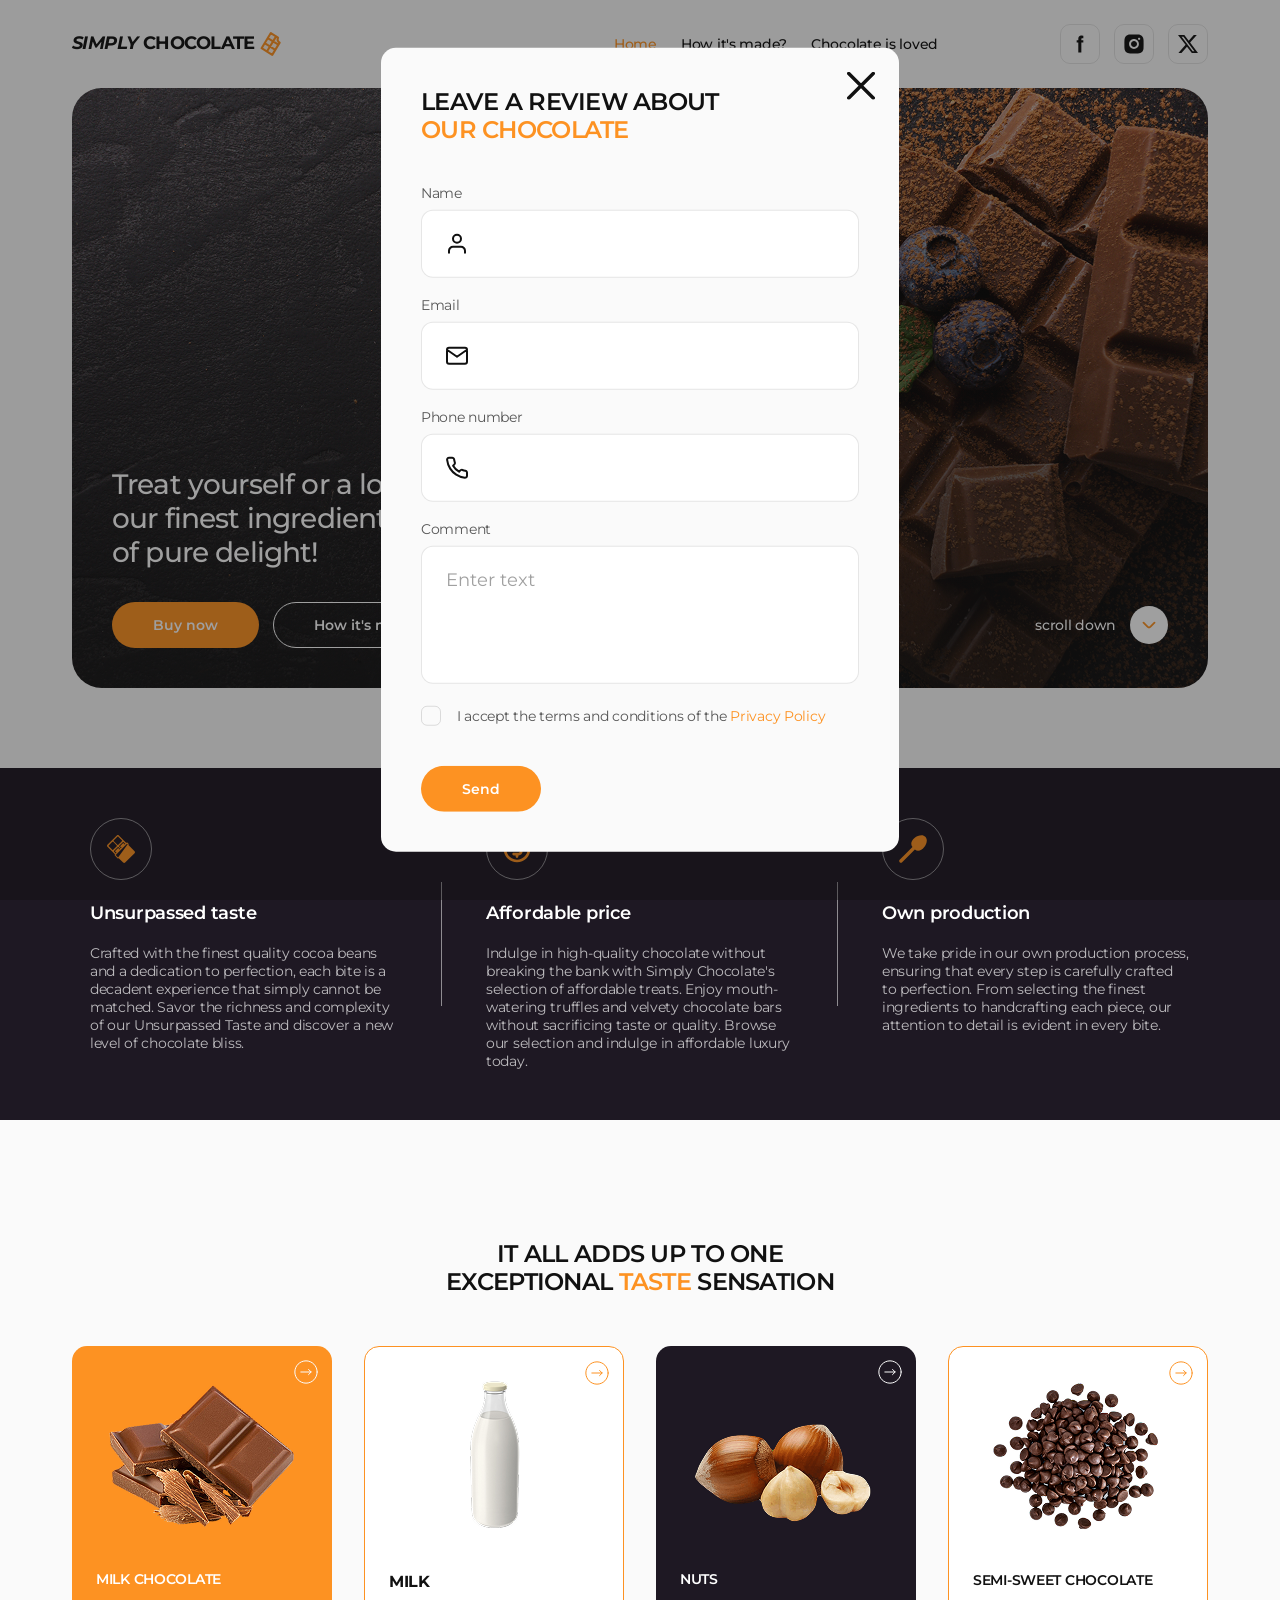
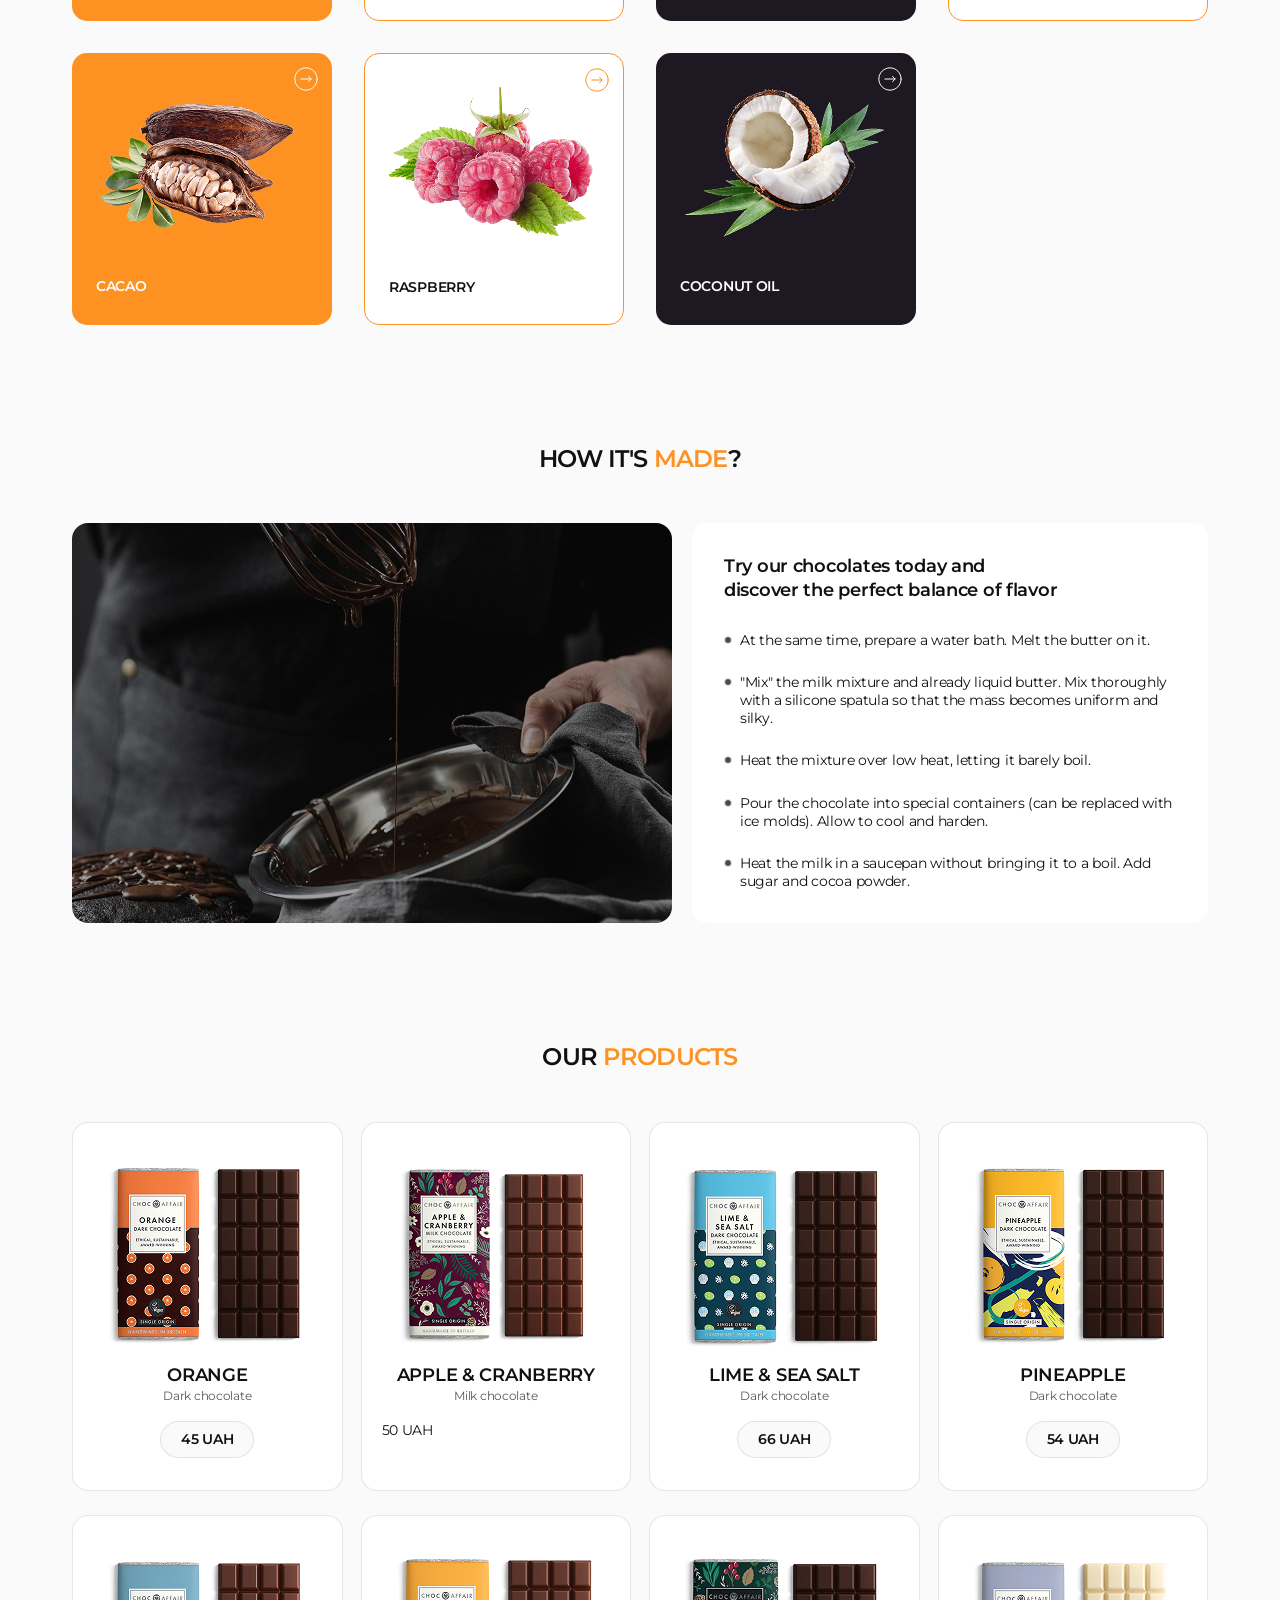
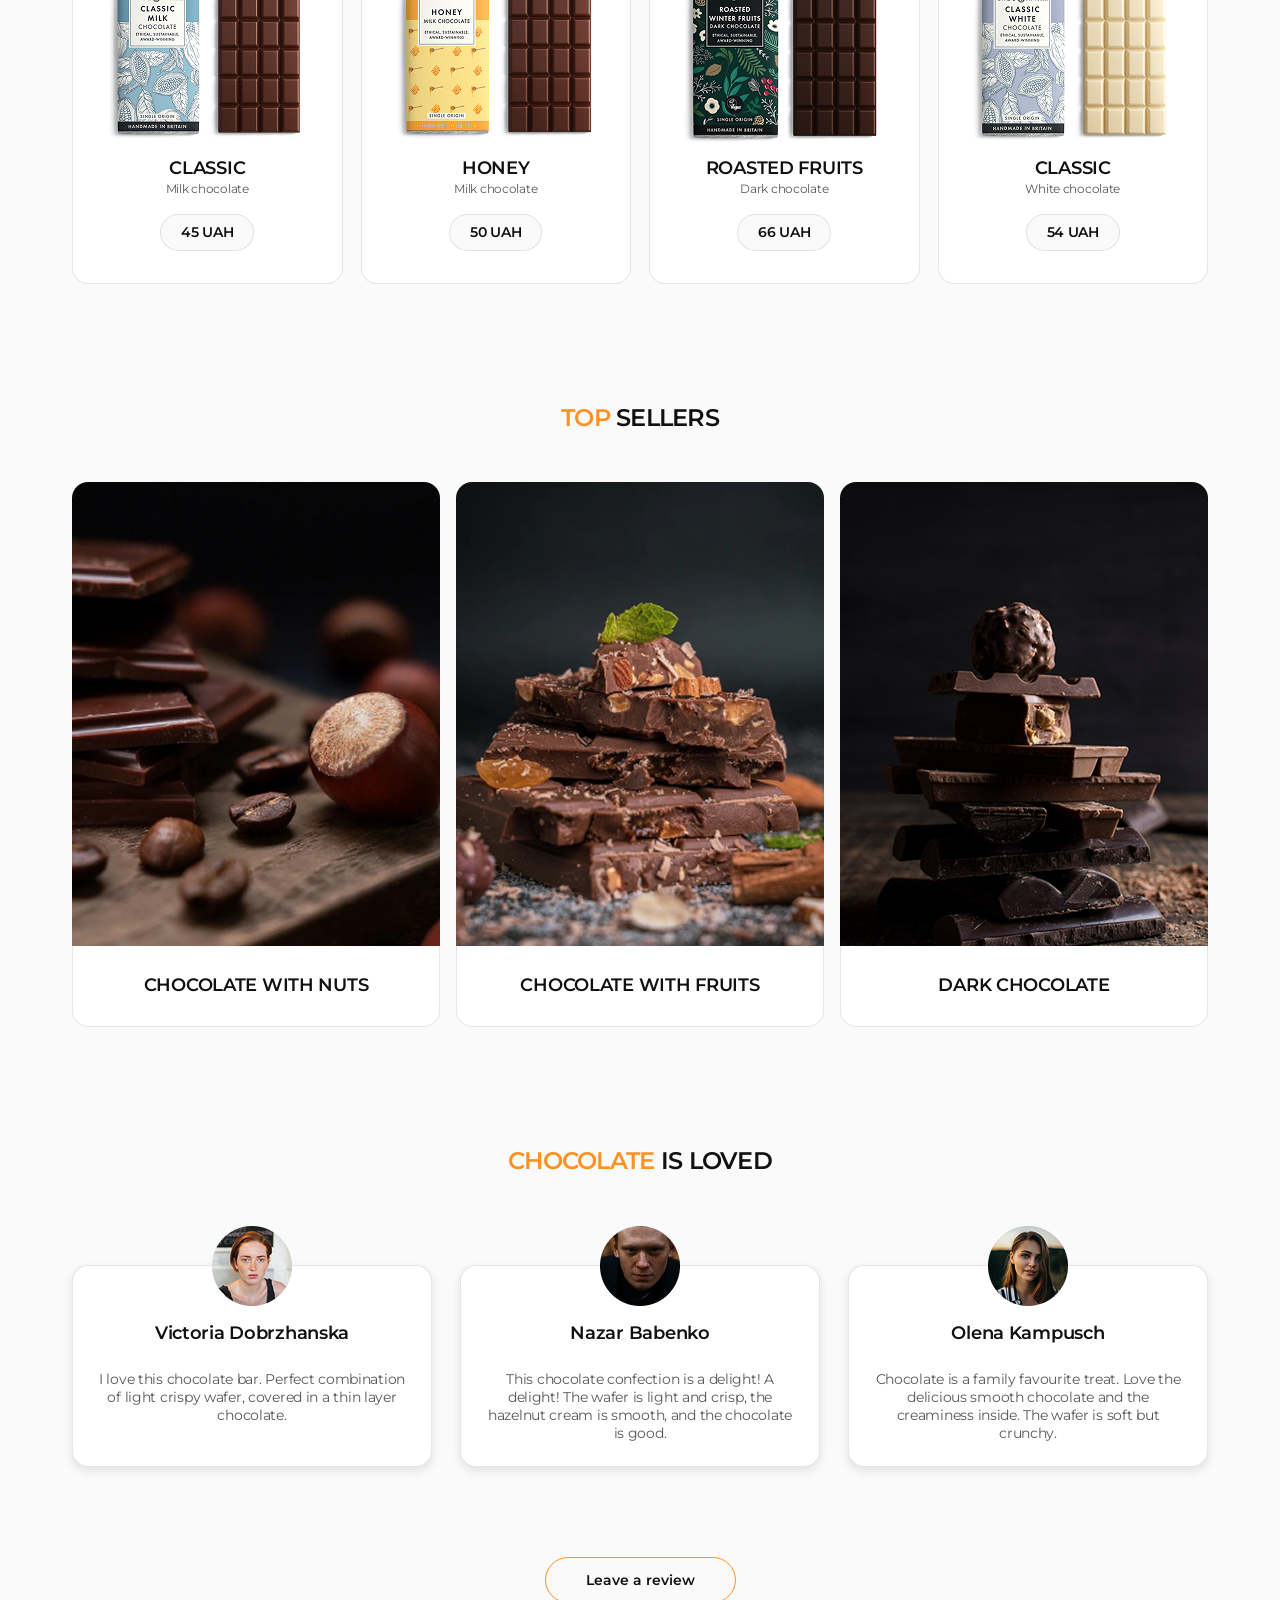
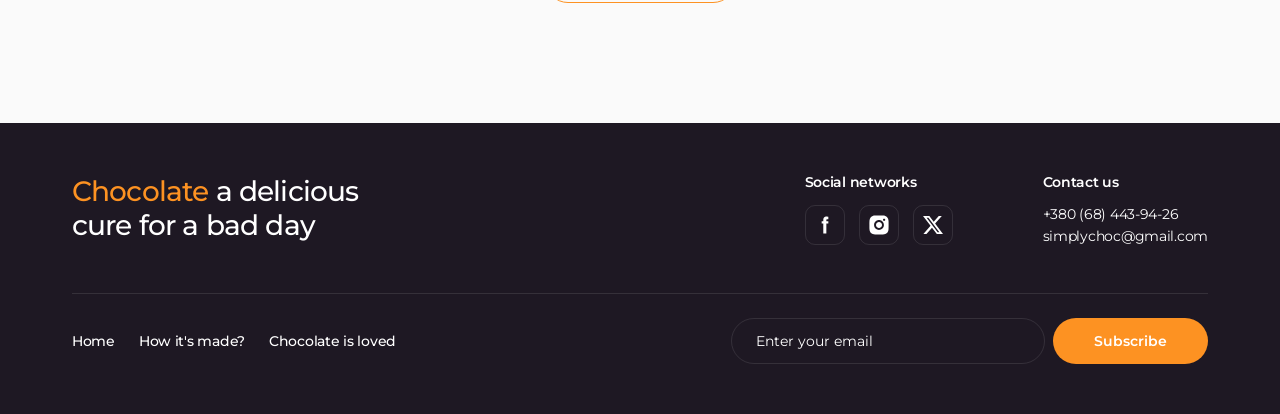
<file: index.html>
<!doctype html>
<html lang="en">
  <head>
    <meta charset="UTF-8" />
    <meta name="viewport" content="width=device-width, initial-scale=1.0" />
    <meta
      name="description"
      content="Simply Chocolate offers high-quality, handmade chocolate bars with unique flavors like Orange, Sea Salt, and Roasted Nuts. Pure ingredients for a moment of pure delight. Shop our bestsellers online."
    />
    <meta
      name="keywords"
      content="simply chocolate, artisan chocolate, buy chocolate online, dark chocolate bars, milk chocolate, organic sweets, handmade confectionery, chocolate gift sets, gourmet chocolate, cocoa products"
    />

    <title>Simply Chocolate</title>
    <link
      rel="shortcut icon"
      href="./images/icons/logo.svg"
      type="image/xml+svg"
    />
    <!-- Fonts-->
    <link rel="preconnect" href="https://fonts.googleapis.com" />
    <link rel="preconnect" href="https://fonts.gstatic.com" crossorigin />
    <link
      href="https://fonts.googleapis.com/css2?family=Montserrat:ital,wght@0,100..900;1,100..900&family=Roboto:ital,wght@0,100..900;1,100..900&display=swap"
      rel="stylesheet"
    />
    <!-- Normalize styles-->
    <link
      rel="stylesheet"
      href="https://cdnjs.cloudflare.com/ajax/libs/modern-normalize/3.0.1/modern-normalize.min.css"
    />
    <!-- Custom styles-->
    <link rel="stylesheet" href="./css/main.css" />
  </head>
  <body>
    <!-- Header -->
    <header class="header" id="home">
      <div class="container">
        <a class="logo" href="./index.html"
          ><i>SIMPLY</i>CHOCOLATE
          <svg class="logo-icon" width="24" height="24">
            <use href="./images/icons.svg#logo"></use>
          </svg>
        </a>
        <nav class="main-nav">
          <ul class="main-nav-list">
            <li class="main-nav-item">
              <a class="main-nav-link current" href="#home">Home</a>
            </li>
            <li class="main-nav-item">
              <a class="main-nav-link" href="#made">How it&#39;s made?</a>
            </li>
            <li class="main-nav-item">
              <a class="main-nav-link" href="#reviews">Chocolate is loved</a>
            </li>
          </ul>
        </nav>
        <ul class="socials">
          <li class="socials-item">
            <a
              class="socials-link"
              href="https://facebook.com"
              target="_blank"
              rel="noopener noreferrer"
            >
              <svg class="socials-icon" width="24" height="24">
                <use href="./images/icons.svg#facebook"></use>
              </svg>
            </a>
          </li>
          <li class="socials-item">
            <a
              class="socials-link"
              href="https://instagram.com"
              target="_blank"
              rel="noopener noreferrer"
            >
              <svg class="socials-icon" width="24" height="24">
                <use href="./images/icons.svg#instagram"></use>
              </svg>
            </a>
          </li>
          <li class="socials-item">
            <a
              class="socials-link"
              href="https://twitter.com"
              target="_blank"
              rel="noopener noreferrer"
            >
              <svg class="socials-icon" width="24" height="24">
                <use href="./images/icons.svg#twitter"></use></svg
            ></a>
          </li>
        </ul>
      </div>
    </header>
    <main>
      <!-- Hero section -->
      <section class="hero" id="hero">
        <div class="container">
          <div class="hero-wrapper">
            <h1 class="hero-title">
              Treat yourself or a loved one to our&nbsp;finest ingredients for a
              moment of pure delight!
            </h1>
            <div class="hero-controls">
              <button class="btn btn-filled" type="button">Buy now</button>
              <button class="btn btn-outline primary" type="button">
                How it&#39;s made
              </button>
              <a
                class="hero-link"
                href="#benefits"
                target="_blank"
                rel="noopener noreferrer"
                >scroll down
                <span class="hero-link-circle">
                  <svg class="hero-link-icon" width="22" height="22">
                    <use href="./images/icons.svg#arrow-down"></use>
                  </svg> </span
              ></a>
            </div>
          </div>
        </div>
      </section>
      <!-- Benefits section -->
      <section class="benefits" id="benefits">
        <div class="container">
          <h2 class="sr-only">Our benefits</h2>
          <ul class="benefits-list">
            <li class="benefits-item">
              <div class="benefits-wrapper">
                <svg class="benefits-icon" width="32" height="32">
                  <use href="./images/icons.svg#chocolate"></use>
                </svg>
              </div>
              <h3 class="benefits-subtitle">Unsurpassed taste</h3>
              <p class="benefits-description">
                Crafted with the finest quality cocoa beans and a dedication to
                perfection, each bite is a decadent experience that simply
                cannot be matched. Savor the richness and complexity of our
                Unsurpassed Taste and discover a new level of chocolate bliss.
              </p>
            </li>
            <li class="benefits-item">
              <div class="benefits-wrapper">
                <svg class="benefits-icon" width="32" height="32">
                  <use href="./images/icons.svg#coin"></use>
                </svg>
              </div>
              <h3 class="benefits-subtitle">Affordable price</h3>
              <p class="benefits-description">
                Indulge in high-quality chocolate without breaking the bank with
                Simply Chocolate's selection of affordable treats. Enjoy
                mouth-watering truffles and velvety chocolate bars without
                sacrificing taste or quality. Browse our selection and indulge
                in affordable luxury today.
              </p>
            </li>
            <li class="benefits-item">
              <div class="benefits-wrapper">
                <svg class="benefits-icon" width="32" height="32">
                  <use href="./images/icons.svg#spoon"></use>
                </svg>
              </div>
              <h3 class="benefits-subtitle">Own production</h3>
              <p class="benefits-description">
                We take pride in our own production process, ensuring that every
                step is carefully crafted to perfection. From selecting the
                finest ingredients to handcrafting each piece, our attention to
                detail is evident in every bite.
              </p>
            </li>
          </ul>
        </div>
      </section>
      <!-- Ingredients section -->
      <section class="ingredients section" id="ingredients">
        <div class="container">
          <h2 class="ingredients-title section-title">
            It all adds up to one exceptional
            <span class="accent">taste</span> sensation
          </h2>
          <ul class="ingredients-list">
            <li class="ingredients-item">
              <button class="ingredients-btn" type="button">
                <svg class="ingredients-icon" width="24" height="24">
                  <use href="./images/icons.svg#arrow"></use>
                </svg>
              </button>
              <img
                class="ingredients-illustration"
                src="./images/ingredients/img-1.png"
                alt="Milk chocolate"
                width="212"
                height="160"
              />
              <h3 class="ingredients-caption">MILK CHOCOLATE</h3>
            </li>
            <li class="ingredients-item">
              <button class="ingredients-btn" type="button">
                <svg class="ingredients-icon" width="24" height="24">
                  <use href="./images/icons.svg#arrow"></use>
                </svg>
              </button>
              <img
                class="ingredients-illustration"
                src="./images/ingredients/img-2.png"
                alt="Milk"
                width="212"
                height="160"
              />
              <h3>MILK</h3>
            </li>
            <li class="ingredients-item">
              <button class="ingredients-btn" type="button">
                <svg class="ingredients-icon" width="24" height="24">
                  <use href="./images/icons.svg#arrow"></use>
                </svg>
              </button>
              <img
                class="ingredients-illustration"
                src="./images/ingredients/img-3.png"
                alt="Nuts"
                width="212"
                height="160"
              />
              <h3 class="ingredients-caption">NUTS</h3>
            </li>
            <li class="ingredients-item">
              <button class="ingredients-btn" type="button">
                <svg class="ingredients-icon" width="24" height="24">
                  <use href="./images/icons.svg#arrow"></use>
                </svg>
              </button>
              <img
                class="ingredients-illustration"
                src="./images/ingredients/img-4.png"
                alt="Semi-sweet chocolate"
                width="212"
                height="160"
              />
              <h3 class="ingredients-caption">SEMI-SWEET CHOCOLATE</h3>
            </li>
            <li class="ingredients-item">
              <button class="ingredients-btn" type="button">
                <svg class="ingredients-icon" width="24" height="24">
                  <use href="./images/icons.svg#arrow"></use>
                </svg>
              </button>
              <img
                class="ingredients-illustration"
                src="./images/ingredients/img-5.png"
                alt="Cacao"
                width="212"
                height="160"
              />
              <h3 class="ingredients-caption">CACAO</h3>
            </li>
            <li class="ingredients-item">
              <button class="ingredients-btn" type="button">
                <svg class="ingredients-icon" width="24" height="24">
                  <use href="./images/icons.svg#arrow"></use>
                </svg>
              </button>
              <img
                class="ingredients-illustration"
                src="./images/ingredients/img-6.png"
                alt="Raspberry"
                width="212"
                height="160"
              />
              <h3 class="ingredients-caption">RASPBERRY</h3>
            </li>
            <li class="ingredients-item">
              <button class="ingredients-btn" type="button">
                <svg class="ingredients-icon" width="24" height="24">
                  <use href="./images/icons.svg#arrow"></use>
                </svg>
              </button>
              <img
                class="ingredients-illustration"
                src="./images/ingredients/img-7.png"
                alt="Coconut oil"
                width="212"
                height="160"
              />
              <h3 class="ingredients-caption">COCONUT OIL</h3>
            </li>
          </ul>
        </div>
      </section>
      <!-- Made section -->
      <section class="made section" id="made">
        <div class="container">
          <h2 class="made-title section-title">
            How it&#39;s <span class="accent">made</span>?
          </h2>
          <div class="made-wrapper">
            <div class="made-left-side">
              <img
                class="made-illustration"
                src="./images/made/image.jpg"
                alt="A close-up of melted dark chocolate dripping from a wire whisk into a metal bowl, with a finished chocolate cake in the background."
                width="600"
                height="400"
              />
            </div>
            <div class="made-right-side">
              <h3 class="made-caption">
                Try our chocolates today and discover&nbsp;the perfect balance
                of flavor
              </h3>
              <ol class="made-list">
                <li class="made-item">
                  At the same time, prepare a water bath. Melt the butter on it.
                </li>
                <li class="made-item">
                  "Mix" the milk mixture and already liquid butter. Mix
                  thoroughly with a silicone spatula so that the mass becomes
                  uniform and silky.
                </li>
                <li class="made-item">
                  Heat the mixture over low heat, letting it barely boil.
                </li>
                <li class="made-item">
                  Pour the chocolate into special containers (can be replaced
                  with ice molds). Allow to cool and harden.
                </li>
                <li class="made-item">
                  Heat the milk in a saucepan without bringing it to a boil. Add
                  sugar and cocoa powder.
                </li>
              </ol>
            </div>
          </div>
        </div>
      </section>
      <!-- Products section -->
      <section class="products section" id="products">
        <div class="container">
          <h2 class="products-title section-title">
            Our <span class="accent">products</span>
          </h2>
          <ul class="products-list">
            <li class="products-item">
              <img
                class="products-pic"
                src="./images/products/img-1.jpg"
                alt="Orange - Dark chocolate"
                width="230"
                height="201"
              />
              <h3 class="products-name">Orange</h3>
              <p class="products-type">Dark chocolate</p>
              <p class="products-price">45 UAH</p>
            </li>
            <li class="products-item">
              <img
                class="products-pic"
                src="./images/products/img-2.jpg"
                alt="Apple & Cranberry - Milk chocolate"
                width="230"
                height="201"
              />
              <h3 class="products-name">Apple & Cranberry</h3>
              <p class="products-type">Milk chocolate</p>
              <p>50 UAH</p>
            </li>
            <li class="products-item">
              <img
                class="products-pic"
                src="./images/products/img-3.jpg"
                alt="Lime & Sea Salt - Dark chocolate"
                width="230"
                height="201"
              />
              <h3 class="products-name">Lime & Sea Salt</h3>
              <p class="products-type">Dark chocolate</p>
              <p class="products-price">66 UAH</p>
            </li>
            <li class="products-item">
              <img
                class="products-pic"
                src="./images/products/img-4.jpg"
                alt="Pineapple - Dark chocolate"
                width="230"
                height="201"
              />
              <h3 class="products-name">Pineapple</h3>
              <p class="products-type">Dark chocolate</p>
              <p class="products-price">54 UAH</p>
            </li>
            <li class="products-item">
              <img
                class="products-pic"
                src="./images/products/img-5.jpg"
                alt="Classic - Milk chocolate"
                width="230"
                height="201"
              />
              <h3 class="products-name">Classic</h3>
              <p class="products-type">Milk chocolate</p>
              <p class="products-price">45 UAH</p>
            </li>
            <li class="products-item">
              <img
                class="products-pic"
                src="./images/products/img-6.jpg"
                alt="Honey - Milk chocolate"
                width="230"
                height="201"
              />
              <h3 class="products-name">Honey</h3>
              <p class="products-type">Milk chocolate</p>
              <p class="products-price">50 UAH</p>
            </li>
            <li class="products-item">
              <img
                class="products-pic"
                src="./images/products/img-7.jpg"
                alt="Roasted Fruits - Dark chocolate"
                width="230"
                height="201"
              />
              <h3 class="products-name">Roasted Fruits</h3>
              <p class="products-type">Dark chocolate</p>
              <p class="products-price">66 UAH</p>
            </li>
            <li class="products-item">
              <img
                class="products-pic"
                src="./images/products/img-8.jpg"
                alt="Classic - White chocolate"
                width="230"
                height="201"
              />
              <h3 class="products-name">Classic</h3>
              <p class="products-type">White chocolate</p>
              <p class="products-price">54 UAH</p>
            </li>
          </ul>
        </div>
      </section>
      <!-- Best Sellers section -->
      <section class="bestsellers section" id="bestsellers">
        <div class="container">
          <h2 class="bestsellers-title section-title">
            <span class="accent">Top</span> sellers
          </h2>
          <ul class="bestsellers-list">
            <li class="bestsellers-item">
              <div class="bestsellers-thumb">
                <img
                  class="bestsellers-illustration"
                  src="./images/bestsellers/ill-1.jpg"
                  alt="Chocolate with nuts"
                  width="368"
                  height="464"
                />
                <p class="overlay">
                  Chocolate with fruit is an unbeatable combination of two of
                  the tastiest things in the world. This dessert combines
                  delicate and aromatic chocolate with fresh and juicy fruits,
                  creating a true poetry of taste.
                </p>
              </div>
              <h3 class="bestsellers-caption">CHOCOLATE WITH NUTS</h3>
            </li>
            <li class="bestsellers-item">
              <div class="bestsellers-thumb">
                <img
                  class="bestsellers-illustration"
                  src="./images/bestsellers/ill-2.jpg"
                  alt="Chocolate with fruits"
                  width="368"
                  height="464"
                />
                <p class="overlay">
                  Chocolate with fruit is an unbeatable combination of two of
                  the tastiest things in the world. This dessert combines
                  delicate and aromatic chocolate with fresh and juicy fruits,
                  creating a true poetry of taste.
                </p>
              </div>
              <h3 class="bestsellers-caption">CHOCOLATE WITH FRUITS</h3>
            </li>
            <li class="bestsellers-item">
              <div class="bestsellers-thumb">
                <img
                  class="bestsellers-illustration"
                  src="./images/bestsellers/ill-3.jpg"
                  alt="Dark chocolate"
                  width="368"
                  height="464"
                />
                <p class="overlay">
                  Chocolate with fruit is an unbeatable combination of two of
                  the tastiest things in the world. This dessert combines
                  delicate and aromatic chocolate with fresh and juicy fruits,
                  creating a true poetry of taste.
                </p>
              </div>
              <h3 class="bestsellers-caption">DARK CHOCOLATE</h3>
            </li>
          </ul>
        </div>
      </section>
      <!-- Reviews section -->
      <section class="reviews section" id="reviews">
        <div class="container">
          <h2 class="reviews-title section-title">
            <span class="accent">Chocolate</span> is loved
          </h2>
          <ul class="reviews-list">
            <li class="reviews-item">
              <img
                class="reviews-avatar"
                src="./images/review/img-1.png"
                alt="Victoria Dobrzhanska photo"
                width="80"
                height="80"
              />
              <h3 class="reviews-author">Victoria Dobrzhanska</h3>
              <p class="reviews-text">
                I love this chocolate bar. Perfect combination of light crispy
                wafer, covered in a thin layer chocolate.
              </p>
            </li>
            <li class="reviews-item">
              <img
                class="reviews-avatar"
                src="./images/review/img-2.png"
                alt="Nazar Babenko photo"
                width="80"
                height="80"
              />
              <h3 class="reviews-author">Nazar Babenko</h3>
              <p class="reviews-text">
                This chocolate confection is a delight! A delight! The wafer is
                light and crisp, the hazelnut cream is smooth, and the chocolate
                is good.
              </p>
            </li>
            <li class="reviews-item">
              <img
                class="reviews-avatar"
                src="./images/review/img-3.png"
                alt="Olena Kampusch photo"
                width="80"
                height="80"
              />
              <h3 class="reviews-author">Olena Kampusch</h3>
              <p class="reviews-text">
                Chocolate is a family favourite treat. Love the delicious smooth
                chocolate and the creaminess inside. The wafer is soft but
                crunchy.
              </p>
            </li>
          </ul>
          <button class="btn btn-outline secondary" type="button">
            Leave a review
          </button>
        </div>
      </section>
    </main>
    <!-- Footer -->
    <footer class="footer" id="footer">
      <div class="container">
        <div class="footer-top">
          <p class="footer-slogan">
            <span class="accent">Chocolate</span> a delicious cure for a bad day
          </p>
          <div class="footer-wrapper">
            <p class="footer-caption">Social networks</p>
            <ul class="socials socials-light">
              <li class="socials-item">
                <a
                  class="socials-link"
                  href="https://facebook.com"
                  target="_blank"
                  rel="noopener noreferrer"
                >
                  <svg class="socials-icon" width="24" height="24">
                    <use href="./images/icons.svg#facebook"></use>
                  </svg>
                </a>
              </li>
              <li class="socials-item">
                <a
                  class="socials-link"
                  href="https://instagram.com"
                  target="_blank"
                  rel="noopener noreferrer"
                  ><svg class="socials-icon" width="24" height="24">
                    <use href="./images/icons.svg#instagram"></use></svg
                ></a>
              </li>
              <li class="socials-item">
                <a
                  class="socials-link"
                  href="https://twitter.com"
                  target="_blank"
                  rel="noopener noreferrer"
                  ><svg class="socials-icon" width="24" height="24">
                    <use href="./images/icons.svg#twitter"></use></svg
                ></a>
              </li>
            </ul>
          </div>
          <address class="contacts">
            <p class="footer-caption">Contact us</p>
            <ul class="contacts-list">
              <li class="contacts-item">
                <a class="contacts-link" href="tel:+380684439426"
                  >+380 (68) 443-94-26</a
                >
              </li>
              <li class="contacts-item">
                <a class="contacts-link" href="mailto:simplychoc@gmail.com"
                  >simplychoc@gmail.com</a
                >
              </li>
            </ul>
          </address>
        </div>
        <div class="footer-bottom">
          <ul class="footer-menu">
            <li class="footer-menu-item">
              <a class="footer-menu-link" href="#home">Home</a>
            </li>
            <li class="footer-menu-item">
              <a class="footer-menu-link" href="#made">How it&#39;s made?</a>
            </li>
            <li class="footer-menu-item">
              <a class="footer-menu-link" href="#reviews">Chocolate is loved</a>
            </li>
          </ul>

          <form class="footer-form" name="subscription">
            <input
              class="footer-form-input"
              type="email"
              name="user_subscription"
              placeholder="Enter your email"
            />

            <button class="btn btn-filled" type="submit">Subscribe</button>
          </form>
        </div>
      </div>
    </footer>
    <!-- Modal window -->
    <div class="backdrop is-open">
      <div class="modal">
        <button class="modal-btn" type="button" aria-label="Close modal button">
          <svg class="modal-btn-icon" width="28" height="28">
            <use href="./images/icons.svg#close"></use>
          </svg>
        </button>
        <p class="modal-caption">
          LEAVE A REVIEW ABOUT <span class="accent">OUR CHOCOLATE</span>
        </p>

        <form class="modal-form" name="review_form">
          <div class="modal-form-field">
            <label class="modal-form-label" for="user_name">Name</label>
            <div class="modal-form-wrapper">
              <input
                class="modal-form-input"
                type="text"
                id="user_name"
                name="user_name"
                required
                minlength="2"
                pattern="^[a-zA-Z]+\s[a-zA-Z]+$"
                title="Username must be two words separated by space."
              />
              <svg class="modal-form-icon" width="24" height="24">
                <use href="./images/icons.svg#user"></use>
              </svg>
              <svg class="error-icon" width="24" height="24">
                <use href="./images/icons.svg#error"></use>
              </svg>
            </div>
          </div>

          <div class="modal-form-field">
            <label class="modal-form-label" for="user_email">Email</label>
            <div class="modal-form-wrapper">
              <input
                class="modal-form-input"
                type="email"
                id="user_email"
                name="user_email"
                required
              />
              <svg class="modal-form-icon" width="24" height="24">
                <use href="./images/icons.svg#email"></use>
              </svg>
              <svg class="error-icon" width="24" height="24">
                <use href="./images/icons.svg#error"></use>
              </svg>
            </div>
          </div>

          <div class="modal-form-field">
            <label class="modal-form-label" for="user_phone"
              >Phone number</label
            >
            <div class="modal-form-wrapper">
              <input
                class="modal-form-input"
                type="tel"
                id="user_phone"
                name="user_phone"
              />
              <svg class="modal-form-icon" width="24" height="24">
                <use href="./images/icons.svg#phone"></use>
              </svg>
            </div>
          </div>

          <div class="modal-form-field">
            <label class="modal-form-label" for="user_comment">Comment</label>
            <textarea
              class="modal-form-comment"
              cols="4"
              id="user_comment"
              name="user_comment"
              placeholder="Enter text"
              required
              minlength="20"
            ></textarea>
          </div>

          <div class="modal-form-agreement">
            <input
              class="checkbox sr-only"
              type="checkbox"
              name="user_policy"
              id="user_policy"
              required
            />
            <label class="modal-form-policy" for="user_policy">
              <span class="modal-form-checkbox">
                <svg class="modal-form-checkbox-icon" width="10" height="10">
                  <use href="./images/icons.svg#check"></use>
                </svg>
              </span>

              I accept the terms and conditions of the
              <a
                class="modal-form-link"
                href="#"
                target="_blank"
                rel="noopener noreferrer"
              >
                Privacy Policy
              </a>
            </label>
          </div>

          <button class="btn btn-filled" type="submit">Send</button>
        </form>
      </div>
    </div>
  </body>
</html>
</file>
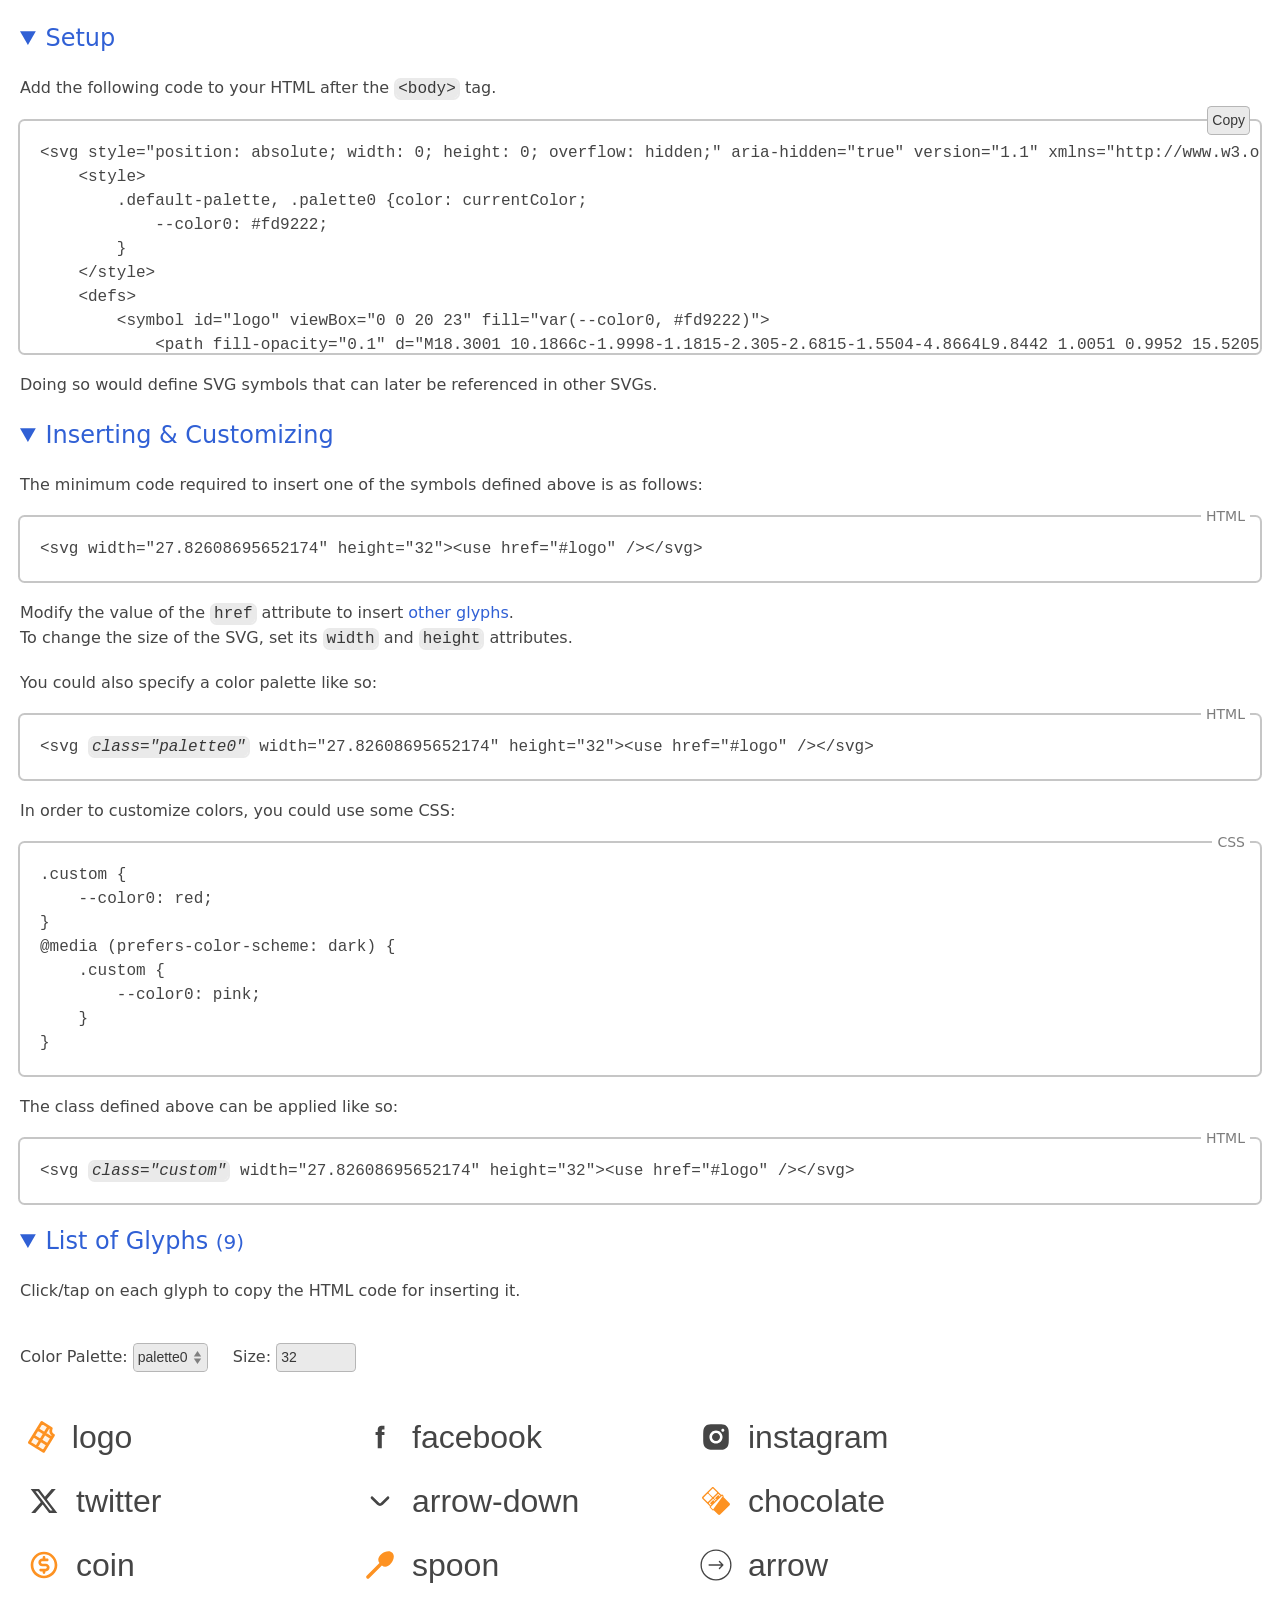
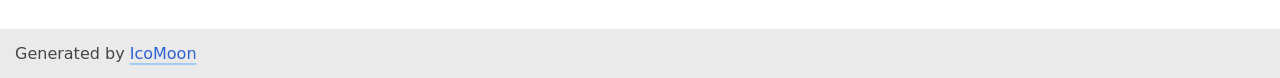
<file: images/demo.html>
<!doctype html>
<html lang="en">
<head>
    <title>SVG symbol defs | Demo &amp; Reference</title>
    <meta charset="utf-8">
    <meta name="viewport" content="width=device-width, initial-scale=1">
    <meta name="description" content="">
    <!-- The following CSS is not required for using generated glyphs. -->
    <style>::selection{color:var(--off7);background:var(--blue2)}a{color:var(--blue0);text-decoration:none}a:active{color:var(--off7)}@media (hover){a:hover{color:var(--off7)}}.decoratedLinks a{text-decoration:underline;text-decoration-thickness:2px;text-decoration-skip-ink:none;text-decoration-color:var(--color, var(--blue2));text-underline-offset:4px;transition:text-decoration .3s,text-decoration-color .5s,text-underline-offset .3s,color .2s}.decoratedLinks a:hover{--color: var(--off5);text-underline-offset:6px}.decoratedLinks ._noLine,.undecoratedLinks a{text-decoration:none}.decoratedLinks a:focus-visible{text-decoration:none}@keyframes focusRingAnimation{0%{outline-width:4px}}:root,:root.light{color-scheme:light;background:var(--on2);color:var(--fg);font-family:ui-sans-serif,system-ui,-apple-system,sans-serif;font-size:16px;line-height:1.5;--bg: #eaeaea;--fg: #454545;--red-rgb: 215, 0, 21;--red: rgb(var(--red-rgb));--orange: rgb(242, 141, 0);--green: #00a100;--focus: rgba(0, 195, 255, .8);--blue0: #3060d5;--blue2: #a2ccf2;--on2: #fff;--off4: rgba(0, 0, 0, .2254);--off5: rgba(0, 0, 0, .5127);--off6: rgba(0, 0, 0, .7659);--off7: #000}@media (prefers-color-scheme: dark){:root{color-scheme:dark;--bg: #242424;--fg: #bababa;--red-rgb: 255, 105, 97;--red: rgb(var(--red-rgb));--orange: rgb(255, 159, 10);--green: #5eba6e;--focus: rgba(0, 137, 179, .8);--blue0: #8abbef;--blue2: #3e6486;--on2: #000;--off4: rgba(255, 255, 255, .1649);--off5: rgba(255, 255, 255, .4257);--off6: rgba(255, 255, 255, .8142);--off7: #fff}}:root.dark{color-scheme:dark;--bg: #242424;--fg: #bababa;--red-rgb: 255, 105, 97;--red: rgb(var(--red-rgb));--orange: rgb(255, 159, 10);--green: #5eba6e;--focus: rgba(0, 137, 179, .8);--blue0: #8abbef;--blue2: #3e6486;--on2: #000;--off4: rgba(255, 255, 255, .1649);--off5: rgba(255, 255, 255, .4257);--off6: rgba(255, 255, 255, .8142);--off7: #fff}.mvn{margin-bottom:0;margin-top:0}.rltv{position:relative}.monospace,code,pre{font-family:ui-monospace,SFMono-Regular,SF Mono,Menlo,Consolas,Liberation Mono,monospace}body{margin:0;min-height:calc(100vh - 20px);padding-top:20px}details,section{padding:0 20px}details{margin-bottom:20px}details[open]{margin-bottom:0}summary{color:var(--blue0);cursor:default;font-size:1.5em;width:fit-content}summary:hover,summary:active{color:var(--off7)}h1,summary{font-weight:500}h1,strong,code,em{color:var(--off6)}code,em{background:var(--bg);box-shadow:0 0 0 2px var(--bg);margin:0 2px;padding:0 2px}footer{background:var(--bg);line-height:19px;margin-top:20px;padding:15px;position:sticky;top:100%}p{max-width:76ch}p,pre{margin-bottom:20px;margin-top:20px}ul{list-style-position:inside;margin:20px 0;padding:20px}.br0,a,button,code,em,input,pre,select,summary,textarea,ul{border-radius:4.5px}input,select,.copy{box-shadow:inset 0 0 0 1px var(--off4);background-color:var(--bg);border:0;color:var(--off6);font-size:14px;line-height:19px;margin:0;padding:5px}input:hover,input:active,select:hover,select:active,.copy:hover,.copy:active{color:var(--off7);box-shadow:inset 0 0 0 1px var(--off5)}input:focus,select:focus,.copy:focus{box-shadow:none}select{appearance:none;background-image:url([data-uri]);background-position:right center;background-repeat:no-repeat;background-size:1.5em 50%;padding-right:20px}label{display:inline-block;margin:20px 20px 0 0}:focus-visible{outline:3px solid;outline-color:var(--focus);box-shadow:none}:focus-visible:not(:invalid){animation:focusRingAnimation .2s}pre{box-shadow:0 0 0 2px var(--off4);overflow:scroll;padding:20px;position:relative}textarea{background:none;border:0;box-shadow:0 0 0 2px var(--off4);color:var(--fg);display:block;font-size:1rem;margin:10px 0;min-height:1.5em;padding:5px;resize:vertical;width:calc(100% - 10px)}[data-lang]{position:relative}[data-lang]:after{background:var(--on2);border-radius:4.5px;color:var(--off5);content:attr(data-lang);font-size:14px;line-height:1;padding:2px 5px;position:absolute;right:10px;top:-.7em}.copy{position:absolute;right:10px;top:-15px}.copy:disabled{background:var(--on2);box-shadow:inset 0 0 0 1px var(--green);color:var(--green);font-weight:600}
._demo_glyphs {
    background: var(--background, transparent);
    display: flex;
    flex-wrap: wrap;
    margin: 20px -20px 0;
    padding: 5px 20px 20px;
}

._demo_glyph {
    background: none;
    border: none;
    color: var(--color);
    font-family: sans-serif !important;
    font-size: var(--glyph-size);
    line-height: 1;
    margin: 1rem 1rem 0 0;
    overflow: hidden;
    padding: 0.5rem;
    padding: max(0.5rem, 0.15625em);
    text-align: left;
    text-overflow: ellipsis;
    white-space: nowrap;
    width: 10em;
    width: max(10em, 15rem);
}
._demo_glyph span {
    pointer-events: none;
}
.glyphTitle {
    overflow: hidden;
    text-overflow: ellipsis;
    line-height: 1.25;
}
button._demo_glyph:hover {
    box-shadow: 0 0 0 2px var(--color, var(--off4));
}
button._demo_glyph:active {
    box-shadow: 0 0 0 2px var(--color, var(--fg));
}
button._demo_glyph._demo_copied {
    box-shadow: 0 0 0 2px var(--green);
}
._demo_copied {
    position: relative;
}
._demo_copied::before {
    content: "";
}
._demo_copied::after {
    align-items: center;
    background: linear-gradient(to left, var(--background, var(--on2)) 8ch, transparent);
    color: var(--color, var(--green));
    content: "✓ Copied";
    display: flex;
    font-family: ui-sans-serif,system-ui,-apple-system,sans-serif !important;
    font-size: max(1rem, 0.5em);
    height: 100%;
    justify-content: right;
    line-height: 1;
    padding-right: 0.5em;
    position: absolute;
    right: 0;
    top: 0;
    width: 50%;
}
#_demo_defs-wrapper {position: relative;} #_demo_setup {max-height: 8lh;} #_demo_size {width: 5em;} ._demo_glyph svg {vertical-align: top; flex-shrink: 0; margin-right: 1rem; pointer-events: none;} body {--glyph-size: 32px;}</style>
</head>
<body>
<svg style="position: absolute; width: 0; height: 0; overflow: hidden;" aria-hidden="true" version="1.1" xmlns="http://www.w3.org/2000/svg" xmlns:xlink="http://www.w3.org/1999/xlink">
    <style>
        .default-palette, .palette0 {color: currentColor;
            --color0: #fd9222;
        }
    </style>
    <defs>
        <symbol id="logo" viewBox="0 0 20 23" fill="var(--color0, #fd9222)">
            <path fill-opacity="0.1" d="M18.3001 10.1866c-1.9998-1.1815-2.305-2.6815-1.5504-4.8664L9.8442 1.0051 0.9952 15.5205l10.1766 6.359zM14.1214 17.041 3.9449 10.682zM6.8945 5.8436l10.1766 6.359zM6.0835 18.7l8.849-14.5154z" />
            <path d="M18.3001 10.1866l0.8481 0.5299c0.1403-0.2301 0.1824-0.5082 0.1167-0.7711-0.0656-0.263-0.2335-0.4885-0.4655-0.6256zM16.7497 5.3202l0.9398 0.3351c0.1537-0.4452-0.0207-0.9399-0.4192-1.189zM9.8442 1.0051l0.5205-0.8538C9.8964-0.1414 9.2836 36e-4 8.9962 0.4752zM0.9952 15.5205l-0.848-0.53c-0.2875 0.4716-0.1409 1.0911 0.3275 1.3838zM11.1718 21.8795l-0.5206 0.8538c0.4684 0.2927 1.0811 0.1477 1.3686-0.3239zM13.6009 17.8949c0.4684 0.2927 1.0811 0.1476 1.3686-0.3239 0.2875-0.4716 0.1408-1.0911-0.3275-1.3838l-0.5206 0.8538zM4.4654 9.8282C3.997 9.5355 3.3843 9.6805 3.0968 10.1521c-0.2875 0.4716-0.1408 1.0911 0.3275 1.3838l0.5206-0.8539zM7.4151 4.9897C6.9467 4.6971 6.334 4.8421 6.0465 5.3137S5.9056 6.4048 6.374 6.6974l0.5205-0.8538zM16.5506 13.0564c0.4684 0.2927 1.0811 0.1477 1.3686-0.3239 0.2874-0.4715 0.1408-1.0911-0.3276-1.3837l-0.5205 0.8538zM5.2354 18.1701c-0.2874 0.4715-0.1408 1.0911 0.3276 1.3837 0.4683 0.2927 1.0811 0.1477 1.3685-0.3239L6.0835 18.7zM15.7805 4.7146c0.2875-0.4716 0.1409-1.0911-0.3275-1.3838-0.4683-0.2927-1.0811-0.1476-1.3686 0.3239l0.8481 0.5299zM18.3001 10.1866l0.4993-0.8668c-0.8587-0.5073-1.2153-0.997-1.353-1.4695-0.1469-0.504-0.1046-1.1884 0.2431-2.195l-0.9398-0.3351L15.81 4.985c-0.407 1.1784-0.5894 2.3365-0.2725 3.4241 0.3262 1.1191 1.1222 1.9701 2.2634 2.6443zM16.7497 5.3202l0.5206-0.8539-6.9056-4.315-0.5205 0.8538L9.3237 1.859l6.9055 4.315zM9.8442 1.0051 8.9962 0.4752 0.1472 14.9905l0.848 0.53 0.8481 0.5299 8.849-14.5153zM0.9952 15.5205 0.4747 16.3743l10.1765 6.359 0.5206-0.8538 0.5205-0.8538-10.1766-6.3591zM11.1718 21.8795l0.848 0.5299 7.1284-11.6929-0.8481-0.5299-0.848-0.5299-7.1284 11.6929zM14.1214 17.041l0.5206-0.8538-10.1766-6.359-0.5205 0.8538-0.5206 0.8539 10.1766 6.359zM6.8945 5.8436 6.374 6.6974l10.1766 6.359 0.5205-0.8538 0.5205-0.8538L7.4151 4.9897zM6.0835 18.7l0.848 0.5299 8.849-14.5153-0.848-0.53-0.8481-0.5299-8.849 14.5154z" />
        </symbol>
        <symbol id="facebook" viewBox="0 0 24 24" fill="none">
            <path fill="currentColor" d="M14.61 3.6301c0.18 0 0.36 0 0.72 0v2.7c-0.18 0-0.54 0-0.9 0s-0.72 0-0.9 0.18-0.18 0.36-0.18 0.78c0 0.36 0 0.6 0 0.96l1.98 0v2.28h-1.98v9.9h-3.06v-9.96H8.67l0-2.28 1.62 0v-0.78c0-1.32 0.18-2.28 0.54-2.7 0.54-0.78 1.62-1.14 3.24-1.14 0.18 0.06 0.36 0.06 0.54 0.06z" />
        </symbol>
        <symbol id="instagram" viewBox="0 0 24 24" fill="currentColor">
            <path d="M21.5382 8.0669c-0.0118-0.8058-0.161-1.6052-0.4468-2.3588-0.5-1.2869-1.5182-2.3044-2.8073-2.8026-0.7452-0.2799-1.5332-0.43-2.3307-0.447-1.0256-0.0458-1.3508-0.0586-3.9545-0.0586-2.6036 0-2.9373 0-3.9556 0.0585-0.7965 0.017-1.5844 0.1671-2.3297 0.447-1.289 0.4981-2.3083 1.5157-2.8073 2.8026-0.2804 0.744-0.4318 1.5306-0.4467 2.3258C2.4139 9.0589 2.4 9.3836 2.4 11.9829c0 2.5993 0 2.9314 0.0597 3.949 0.016 0.7962 0.1663 1.5817 0.4467 2.3279 0.5001 1.2858 1.5183 2.3034 2.8084 2.8015 0.7421 0.2895 1.53 0.4535 2.3296 0.479 1.0268 0.0458 1.352 0.0596 3.9556 0.0596 2.6036 0 2.9374 0 3.9556-0.0596 0.7964-0.016 1.5843-0.1661 2.3307-0.446 1.289-0.4992 2.3072-1.5168 2.8073-2.8026 0.2804-0.7451 0.4307-1.5306 0.4467-2.3279 0.0458-1.024 0.0597-1.3486 0.0597-3.949-21e-4-2.5993-21e-4-2.9293-0.0618-3.9479zM11.9925 16.8984c-2.723 0-4.929-2.2023-4.929-4.9208 0-2.7186 2.206-4.9209 4.929-4.9209 2.721 0 4.929 2.2023 4.929 4.9209 0 2.7185-2.208 4.9208-4.929 4.9208zM17.1177 8.0222c-0.6365 0-1.1493-0.5131-1.1493-1.1475 0-0.6344 0.5128-1.1474 1.1493-1.1474 0.6344 0 1.1483 0.513 1.1483 1.1474 0 0.6344-0.5139 1.1475-1.1483 1.1475z" />
            <path d="M11.9941 14.9819c1.6585 0 3.003-1.3445 3.003-3.003s-1.3445-3.003-3.003-3.003c-1.6586 0-3.003 1.3445-3.003 3.003s1.3444 3.003 3.003 3.003z" />
        </symbol>
        <symbol id="twitter" viewBox="0 0 24 24" fill="none">
            <path fill="currentColor" d="M17.75 3h3.0675l-6.7 7.6246L22 21h-6.1713l-4.8337-6.2938L5.4638 21H2.395l7.1663-8.1559L2 3h6.3287l4.3687 5.7513zM16.675 19.1727h1.7L7.4038 4.7317l-1.8226 0z" />
        </symbol>
        <symbol id="arrow-down" viewBox="0 0 22 22" fill="none">
            <path fill="currentColor" d="M11.6508 12.2834c-0.0852 0.0859-0.1866 0.1541-0.2983 0.2006-0.1117 0.0466-0.2315 0.0705-0.3525 0.0705s-0.2408-0.0239-0.3525-0.0705c-0.1117-0.0465-0.2131-0.1147-0.2983-0.2006L6.1508 8.0759C6.0656 7.99 5.9642 7.9218 5.8525 7.8752 5.7408 7.8287 5.621 7.8047 5.5 7.8047s-0.2408 0.024-0.3525 0.0705S4.9344 7.99 4.8492 8.0759C4.6784 8.2476 4.5826 8.48 4.5826 8.7221s0.0958 0.4745 0.2666 0.6463l4.2075 4.2075c0.5156 0.515 1.2146 0.8042 1.9433 0.8042 0.7288 0 1.4277-0.2892 1.9433-0.8042l4.2076-4.2075c0.1693-0.1708 0.2648-0.4012 0.2658-0.6417 7e-4-0.1206-0.0224-0.2402-0.0681-0.3519-0.0456-0.1117-0.1128-0.2133-0.1977-0.2989-0.0853-0.0859-0.1866-0.1541-0.2984-0.2007C16.7408 7.8287 16.621 7.8047 16.5 7.8047s-0.2408 0.024-0.3525 0.0705-0.2131 0.1148-0.2983 0.2007z" />
        </symbol>
        <symbol id="chocolate" viewBox="0 0 32 32" fill="none">
            <path fill="var(--color0, #fd9222)" d="M13.822 2.413l7.527 7.536 0.08-0.08c0.1577-0.1543 0.3688-0.2418 0.5894-0.2442 0.2206-24e-4 0.4336 0.0804 0.5946 0.2312l6e-3 6e-3 0.867 0.867c0.305 0.305 0.315 0.77 0.083 1.094l-4e-3 7e-3-0.143 0.192 6.16 6.16c0.55 0.55 0.55 1.43 0 1.98l-9.43 9.43c-0.55 0.55-1.43 0.55-1.98 0l-4.447-4.447c-0.0738 0.0931-0.1666 0.1695-0.2721 0.2242s-0.2213 0.0864-0.34 0.0931c-0.1186 67e-4-0.2373-0.0118-0.3483-0.0542-0.111-0.0425-0.2117-0.1079-0.2956-0.1921l-2.6-2.6c-0.1543-0.1576-0.2418-0.3688-0.2442-0.5894-24e-4-0.2206 0.0804-0.4336 0.2312-0.5946l6e-3-7e-3 0.077-0.076-7.527-7.527c-0.55-0.55-0.55-1.43 0-1.98l9.43-9.43c0.55-0.55 1.43-0.55 1.98 0zM20.404 10.893 18.648 9.138c-0.0552-0.0569-0.1212-0.1021-0.1942-0.1331s-0.1515-0.0468-0.2308-0.0468-0.1577 0.016-0.2307 0.0468-0.1391 0.0762-0.1943 0.1331l-3.58 3.58c-0.0567 0.0563-0.1017 0.1233-0.1324 0.1971-0.0308 0.0738-0.0466 0.153-0.0466 0.2329s0.0158 0.1591 0.0466 0.2329c0.0307 0.0738 0.0757 0.1408 0.1324 0.1971l1.749 1.749 0.61-0.61-1.565-1.565 3.21-3.22 1.569 1.574zM15.328 15.965l-1.754-1.754c-0.0552-0.0569-0.1212-0.1022-0.1942-0.1331s-0.1515-0.0468-0.2308-0.0468-0.1577 0.0159-0.2307 0.0468-0.1391 0.0762-0.1943 0.1331l-3.58 3.58-5e-3 5e-3-5e-3 5e-3c-0.24 0.23-0.24 0.61 0 0.85l1.752 1.752 0.616-0.616-1.57-1.564 3.22-3.21 1.564 1.563zM8.822 8.193l3.58 3.58c0.24 0.24 0.62 0.24 0.85-0.01l3.58-3.58c0.0569-0.0542 0.1022-0.1193 0.1331-0.1915 0.031-0.0722 0.0469-0.1499 0.0469-0.2285l0.01 0c0-0.15-0.06-0.31-0.18-0.43l-3.58-3.58c-0.0562-0.0568-0.1232-0.1019-0.197-0.1328-0.0738-0.0308-0.153-0.0467-0.233-0.0467s-0.1591 0.0159-0.233 0.0466c-0.0738 0.0307-0.1407 0.0759-0.197 0.1327l-3.58 3.59c-0.24 0.23-0.24 0.61 0 0.85zM3.752 13.263l3.58 3.58c0.24 0.24 0.62 0.24 0.85 0l3.58-3.58c0.0581-0.0553 0.1041-0.1221 0.1351-0.1961s0.0463-0.1537 0.0449-0.2339h0.01c0-0.16-0.06-0.31-0.18-0.43l-3.58-3.58C8.1368 8.7661 8.0708 8.7209 7.9978 8.69S7.8463 8.6431 7.767 8.6431 7.6093 8.6591 7.5363 8.69 7.3972 8.7661 7.342 8.823l-3.59 3.59c-0.24 0.23-0.24 0.61 0 0.85zM10.685 22.017l2.362 2.363 9.636-13.04-0.655-0.655z" />
        </symbol>
        <symbol id="coin" viewBox="0 0 32 32" fill="var(--color0, #fd9222)">
            <path d="M16.0001 2.6666c-7.3333 0-13.3333 6-13.3333 13.3334-1e-4 7.3333 6 13.3333 13.3333 13.3333 7.3333 0 13.3333-6 13.3333-13.3333 0-7.3334-6-13.3334-13.3333-13.3334zM16.0001 26.6666c-5.8667 0-10.6667-4.8-10.6667-10.6666 0-5.8667 4.8-10.6667 10.6667-10.6667 5.8666 0 10.6666 4.8 10.6666 10.6667 0 5.8666-4.8 10.6666-10.6666 10.6666z" />
            <path d="M17.7334 14.6666h-3.4667c-0.6666 0-1.2-0.5333-1.2-1.2 0-0.6666 0.5334-1.2 1.2-1.2h4.9334c0.8 0 1.3333-0.5333 1.3333-1.3333S20.0001 9.6 19.2001 9.6l-1.8667 0V8.4c0-0.8-0.5333-1.3334-1.3333-1.3334S14.6667 7.6 14.6667 8.4v1.2l-0.4 0c-2.1333 0-3.8666 1.7333-3.8666 3.8666 0 2.1334 1.7333 3.8667 3.8666 3.8667h3.3334c0.6666 0 1.2 0.5333 1.2 1.2s-0.5334 1.2-1.2 1.2h-4.9334c-0.8 0-1.3333 0.5333-1.3333 1.3333S11.8667 22.4 12.6667 22.4h2v1.2c0 0.8 0.5334 1.3333 1.3334 1.3333S17.3334 24.4 17.3334 23.6v-1.2h0.4c2.1333 0 3.8667-1.7334 3.8667-3.8667s-1.7334-3.8667-3.8667-3.8667z" />
        </symbol>
        <symbol id="spoon" viewBox="0 0 32 32" fill="none">
            <path fill="var(--color0, #fd9222)" d="M15.4515 14.106c-0.7825-0.9501-1.1765-2.116-1.1765-3.282 0-4.3238 5.1811-8.6422 10.3621-8.6422 2.8604 0 5.1811 2.3212 5.1811 5.1821 0 5.1821-4.3176 10.3641-8.6459 10.3641-1.1657 0-2.3315-0.394-3.2813-1.1767L5.1326 29.3121c-0.6746 0.6748-1.7702 0.6748-2.4448 0-0.6746-0.6747-0.6746-1.7705 0-2.4453z" />
        </symbol>
        <symbol id="arrow" viewBox="0 0 24 24" fill="none">
            <path stroke="currentColor" stroke-linecap="round" stroke-linejoin="round" d="M6.8572 12h10.2857M14.5714 14.5714 17.1429 12 14.5714 9.4286M23.1429 12c0 6.1541-4.9889 11.1429-11.1429 11.1429-6.154 0-11.1429-4.9888-11.1429-11.1429C0.8571 5.846 5.846 0.8572 12 0.8572 18.154 0.8572 23.1429 5.846 23.1429 12z" />
        </symbol>
    </defs>
</svg>
    <details open>
        <summary>Setup</summary>
        <noscript>
        <p>
            See the source of this page and copy the SVG that appears after the
            <code>&lt;body&gt;</code> tag.<br>
            In other words, copy the lines starting with
            <code>&lt;svg style=&hellip;</code> and ending with
            <code>&lt;/svg&gt;</code>. Paste these lines after the
            <code>&lt;body&gt;</code> tag in your own HTML.
        </p>
        </noscript>
        <div class="_demo_js" style="display: none">
            <p>
                Add the following code to your HTML after the
                <code>&lt;body&gt;</code> tag.
                &nbsp;
            </p>
            <div id="_demo_defs-wrapper">
                <pre id="_demo_setup" readonly></pre>
                <button class="copy" id="_demo_copy">Copy</button>
            </div>
        </div>
        <p>
            Doing so would define SVG symbols that can later be referenced in
            other SVGs.
        </p>
    </details>
    <details open>
        <summary>Inserting &amp; Customizing</summary>
        <p>
            The minimum code required to insert one of the symbols defined above
            is as follows:
        </p>
        <div data-lang="HTML">
        <pre>&lt;svg width="27.82608695652174" height="32"&gt;&lt;use href="#logo" /&gt;&lt;/svg&gt;</pre>
        </div>
        <p>
        Modify the value of the <code>href</code> attribute to insert
            <a href="#glyphs-top">other glyphs</a>.<br>
            To change the size of the SVG, set its <code>width</code> and
            <code>height</code> attributes.
        </p>
        <p>You could also specify a color palette like so:</p>
        <div data-lang="HTML">
        <pre>&lt;svg <em>class="palette0"</em> width="27.82608695652174" height="32"&gt;&lt;use href="#logo" /&gt;&lt;/svg&gt;</pre>
        </div>
        <p>In order to customize colors, you could use some CSS:</p>
<div data-lang="CSS"><pre>
.custom {
    --color0: red;
}
@media (prefers-color-scheme: dark) {
    .custom {
        --color0: pink;
    }
}
</pre></div>
        <p>The class defined above can be applied like so:</p>
        <div data-lang="HTML">
        <pre>&lt;svg <em>class="custom"</em> width="27.82608695652174" height="32"&gt;&lt;use href="#logo" /&gt;&lt;/svg&gt;</pre>
        </div>
    </details>
    <details open>
        <noscript>
            <p>Enable JavaScript for easier copying of codes to clipboard.</p>
        </noscript>
        <summary id="glyphs-top">List of Glyphs <small>(9)</small></summary>
        <div class="_demo_js" style="display: none">
            <p>Click/tap on each glyph to copy the HTML code for inserting it.</p>
            <label>
                Color Palette:
                <select id="_demo_palette">
                    <option value="0">palette0</option>
                </select>
            </label>
            <label>
                Size:
                <input id="_demo_size" type="number" value="32" min="8" max="99999" />
            </label>
        </div>
        <div class="_demo_glyphs">
            <div class="_demo_glyph"><svg width="27.82608695652174" height="32" class="default-palette"><use href="#logo" /></svg><span class="overflowEllipsis">logo</span></div>
            <div class="_demo_glyph"><svg width="32" height="32" class="default-palette"><use href="#facebook" /></svg><span class="overflowEllipsis">facebook</span></div>
            <div class="_demo_glyph"><svg width="32" height="32" class="default-palette"><use href="#instagram" /></svg><span class="overflowEllipsis">instagram</span></div>
            <div class="_demo_glyph"><svg width="32" height="32" class="default-palette"><use href="#twitter" /></svg><span class="overflowEllipsis">twitter</span></div>
            <div class="_demo_glyph"><svg width="32" height="32" class="default-palette"><use href="#arrow-down" /></svg><span class="overflowEllipsis">arrow-down</span></div>
            <div class="_demo_glyph"><svg width="32" height="32" class="default-palette"><use href="#chocolate" /></svg><span class="overflowEllipsis">chocolate</span></div>
            <div class="_demo_glyph"><svg width="32" height="32" class="default-palette"><use href="#coin" /></svg><span class="overflowEllipsis">coin</span></div>
            <div class="_demo_glyph"><svg width="32" height="32" class="default-palette"><use href="#spoon" /></svg><span class="overflowEllipsis">spoon</span></div>
            <div class="_demo_glyph"><svg width="32" height="32" class="default-palette"><use href="#arrow" /></svg><span class="overflowEllipsis">arrow</span></div>
        </div>
    </details>
    <footer>
        <p class="mvn decoratedLinks">Generated by <a href="https://icomoon.io">IcoMoon</a></p>
    </footer>
    <!-- The following script is not required for using generated glyphs. -->
    <script>
        const copiedClass = "_demo_copied";
        const defs = document.body.querySelectorAll("svg")[0].outerHTML;
        const glyphClass = "_demo_glyph";
        const wrapper = document.querySelector("._demo_glyphs");
        let q = "." + glyphClass + " svg";
        let tid;
        document.getElementById("_demo_setup").innerText = defs;
        document.getElementById("_demo_copy").addEventListener("click", function (e) {
            navigator.clipboard.writeText(defs).then(function () {
                e.target.disabled = true;
                e.target.textContent = "✓ Copied";
                clearTimeout(tid);
                tid = setTimeout(function () {
                    e.target.disabled = false;
                    e.target.textContent = "Copy";
                }, 1000);
            });
        }, false);
        document.querySelectorAll("._demo_js").forEach(function (x) {
            x.removeAttribute("style");
        });
        document.querySelectorAll("." + glyphClass).forEach(function (x) {
            try {
                x.setAttribute("title", x.childNodes[1].textContent.trim());
            } catch (ignore) {}
            x.outerHTML = x.outerHTML.replace(/<(\/?)div/, "<$1button");
        });
        document.body.addEventListener("click", function (e) {
            let className;
            let target = e.target;
            let text;
            if (target.classList.contains(glyphClass)) {
                try {
                    text = target.children[0].outerHTML;
                    navigator.clipboard.writeText(text).then(function () {
                        const xs = document.querySelectorAll("." + copiedClass);
                        xs.forEach(function (x) {
                            x.classList.remove(copiedClass);
                        });
                        clearTimeout(tid);
                        target.classList.add(copiedClass);
                        tid = setTimeout(function () {
                            target.classList.remove(copiedClass);
                        }, 1000);
                    });
                } catch (ignore) {}
            }
        }, false);
        const palette = document.getElementById("_demo_palette");
        function applyPalette() {
            const i = Number(palette.value);
            const className = (
                (palette.value === "" || Number.isNaN(i))
                ? "default-palette"
                : "palette" + i
            );
            document.querySelectorAll(q).forEach(function (x) {
                x.setAttribute("class", className);
            });
            const selected = palette.children[palette.selectedIndex];
            const background = selected.getAttribute("data-background");
            const foreground = selected.getAttribute("data-foreground");
            let style = [];
            if (background) {
                style.push(`--background: ${background}`);
            }
            if (foreground) {
                style.push(`--color: ${foreground}`);
            }
            style = style.join("; ");
            wrapper.setAttribute("style", style);
        }
        palette.addEventListener("change", applyPalette, false);
        applyPalette();
        document.getElementById("_demo_size").addEventListener("change", function (e) {
            let size = Number(e.target.value);
            if (size < 8) {
                size = 8;
                e.target.value = size;
            }
            if (!Number.isNaN(size)) {
                document.body.style.setProperty("--glyph-size", size + "px");
                document.querySelectorAll(q).forEach(function (svg) {
                    let width = Number(svg.getAttribute("width"));
                    let height = Number(svg.getAttribute("height"));
                    if (!isNaN(width) && !isNaN(height)) {
                        svg.setAttribute("height", size);
                        svg.setAttribute("width", width / height * size);
                    }
                });
            }
        }, false);
    (function () {
        const key = "color-scheme";
        const dark = "dark";
        const light = "light";
        const prefersDarkMedia = "(prefers-color-scheme: dark)";
        function system() {
            if (window.matchMedia(prefersDarkMedia).matches) {
                return dark;
            }
            return light;
        }
        function computed() {
            const value = localStorage.getItem(key);
            if (value === dark || value === light) {
                return value;
            }
            return system();
        }
        function setValue(value) {
            document.documentElement.classList.remove(light);
            document.documentElement.classList.remove(dark);
            if (value === system()) {
                localStorage.removeItem(key);
            } else {
                localStorage.setItem(key, value);
                document.documentElement.classList.add(value);
            }
        }
        document.body.addEventListener("keydown", function (e) {
            if (!e.shiftKey || e.code !== "Digit8") {
                return;
            }
            const newValue = (
                computed() === dark
                ? light
                : dark
            );
            setValue(newValue);
        }, false);
        setValue(computed());
    }());
    </script>
</body>
</html>
</file>
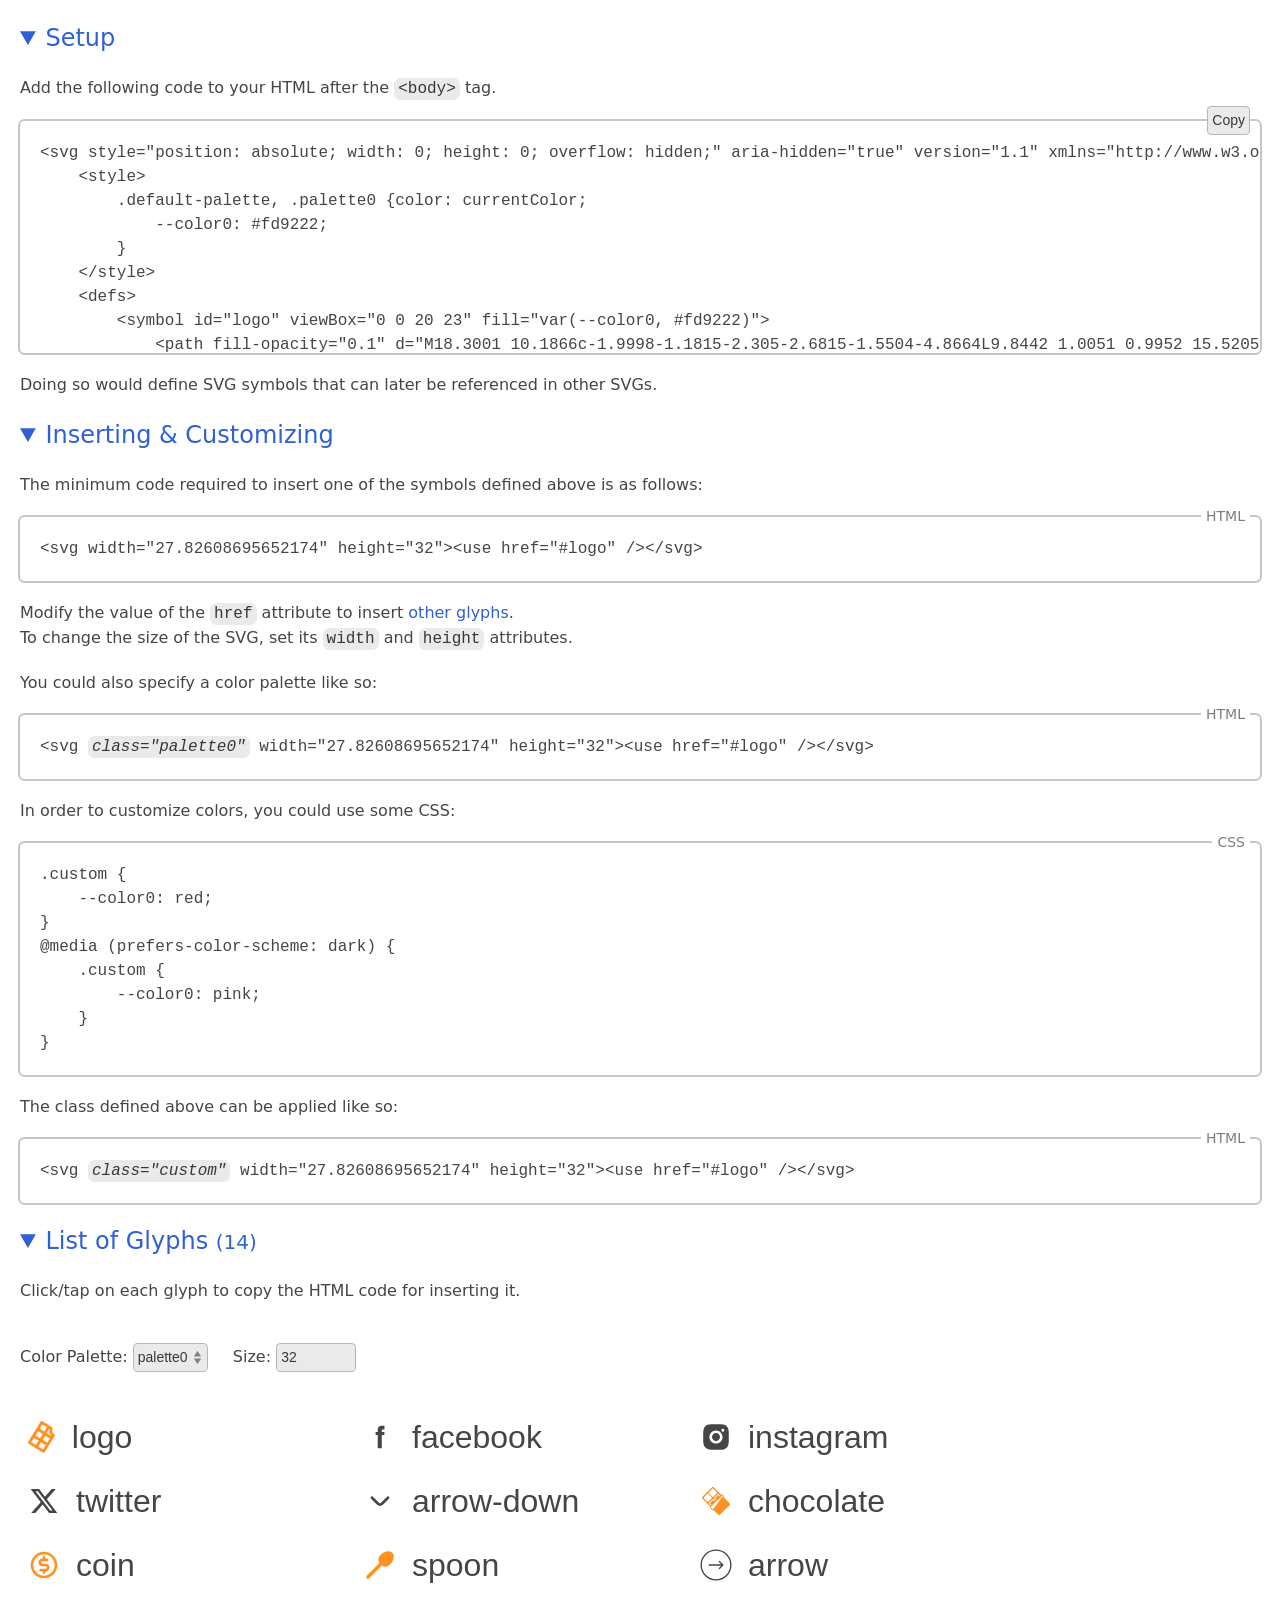
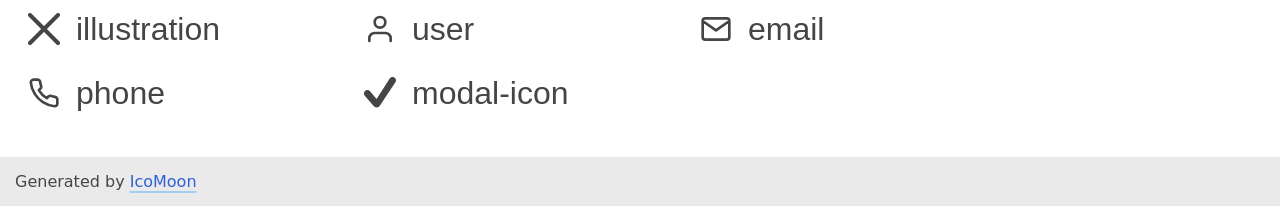
<file: images/icons/demo.html>
<!doctype html>
<html lang="en">
<head>
    <title>SVG symbol defs | Demo &amp; Reference</title>
    <meta charset="utf-8">
    <meta name="viewport" content="width=device-width, initial-scale=1">
    <meta name="description" content="">
    <!-- The following CSS is not required for using generated glyphs. -->
    <style>::selection{color:var(--off7);background:var(--blue2)}a{color:var(--blue0);text-decoration:none}a:active{color:var(--off7)}@media (hover){a:hover{color:var(--off7)}}.decoratedLinks a{text-decoration:underline;text-decoration-thickness:2px;text-decoration-skip-ink:none;text-decoration-color:var(--color, var(--blue2));text-underline-offset:4px;transition:text-decoration .3s,text-decoration-color .5s,text-underline-offset .3s,color .2s}.decoratedLinks a:hover{--color: var(--off5);text-underline-offset:6px}.decoratedLinks ._noLine,.undecoratedLinks a{text-decoration:none}.decoratedLinks a:focus-visible{text-decoration:none}@keyframes focusRingAnimation{0%{outline-width:4px}}:root,:root.light{color-scheme:light;background:var(--on2);color:var(--fg);font-family:ui-sans-serif,system-ui,-apple-system,sans-serif;font-size:16px;line-height:1.5;--bg: #eaeaea;--fg: #454545;--red-rgb: 215, 0, 21;--red: rgb(var(--red-rgb));--orange: rgb(242, 141, 0);--green: #00a100;--focus: rgba(0, 195, 255, .8);--blue0: #3060d5;--blue2: #a2ccf2;--on2: #fff;--off4: rgba(0, 0, 0, .2254);--off5: rgba(0, 0, 0, .5127);--off6: rgba(0, 0, 0, .7659);--off7: #000}@media (prefers-color-scheme: dark){:root{color-scheme:dark;--bg: #242424;--fg: #bababa;--red-rgb: 255, 105, 97;--red: rgb(var(--red-rgb));--orange: rgb(255, 159, 10);--green: #5eba6e;--focus: rgba(0, 137, 179, .8);--blue0: #8abbef;--blue2: #3e6486;--on2: #000;--off4: rgba(255, 255, 255, .1649);--off5: rgba(255, 255, 255, .4257);--off6: rgba(255, 255, 255, .8142);--off7: #fff}}:root.dark{color-scheme:dark;--bg: #242424;--fg: #bababa;--red-rgb: 255, 105, 97;--red: rgb(var(--red-rgb));--orange: rgb(255, 159, 10);--green: #5eba6e;--focus: rgba(0, 137, 179, .8);--blue0: #8abbef;--blue2: #3e6486;--on2: #000;--off4: rgba(255, 255, 255, .1649);--off5: rgba(255, 255, 255, .4257);--off6: rgba(255, 255, 255, .8142);--off7: #fff}.mvn{margin-bottom:0;margin-top:0}.rltv{position:relative}.monospace,code,pre{font-family:ui-monospace,SFMono-Regular,SF Mono,Menlo,Consolas,Liberation Mono,monospace}body{margin:0;min-height:calc(100vh - 20px);padding-top:20px}details,section{padding:0 20px}details{margin-bottom:20px}details[open]{margin-bottom:0}summary{color:var(--blue0);cursor:default;font-size:1.5em;width:fit-content}summary:hover,summary:active{color:var(--off7)}h1,summary{font-weight:500}h1,strong,code,em{color:var(--off6)}code,em{background:var(--bg);box-shadow:0 0 0 2px var(--bg);margin:0 2px;padding:0 2px}footer{background:var(--bg);line-height:19px;margin-top:20px;padding:15px;position:sticky;top:100%}p{max-width:76ch}p,pre{margin-bottom:20px;margin-top:20px}ul{list-style-position:inside;margin:20px 0;padding:20px}.br0,a,button,code,em,input,pre,select,summary,textarea,ul{border-radius:4.5px}input,select,.copy{box-shadow:inset 0 0 0 1px var(--off4);background-color:var(--bg);border:0;color:var(--off6);font-size:14px;line-height:19px;margin:0;padding:5px}input:hover,input:active,select:hover,select:active,.copy:hover,.copy:active{color:var(--off7);box-shadow:inset 0 0 0 1px var(--off5)}input:focus,select:focus,.copy:focus{box-shadow:none}select{appearance:none;background-image:url([data-uri]);background-position:right center;background-repeat:no-repeat;background-size:1.5em 50%;padding-right:20px}label{display:inline-block;margin:20px 20px 0 0}:focus-visible{outline:3px solid;outline-color:var(--focus);box-shadow:none}:focus-visible:not(:invalid){animation:focusRingAnimation .2s}pre{box-shadow:0 0 0 2px var(--off4);overflow:scroll;padding:20px;position:relative}textarea{background:none;border:0;box-shadow:0 0 0 2px var(--off4);color:var(--fg);display:block;font-size:1rem;margin:10px 0;min-height:1.5em;padding:5px;resize:vertical;width:calc(100% - 10px)}[data-lang]{position:relative}[data-lang]:after{background:var(--on2);border-radius:4.5px;color:var(--off5);content:attr(data-lang);font-size:14px;line-height:1;padding:2px 5px;position:absolute;right:10px;top:-.7em}.copy{position:absolute;right:10px;top:-15px}.copy:disabled{background:var(--on2);box-shadow:inset 0 0 0 1px var(--green);color:var(--green);font-weight:600}
._demo_glyphs {
    background: var(--background, transparent);
    display: flex;
    flex-wrap: wrap;
    margin: 20px -20px 0;
    padding: 5px 20px 20px;
}

._demo_glyph {
    background: none;
    border: none;
    color: var(--color);
    font-family: sans-serif !important;
    font-size: var(--glyph-size);
    line-height: 1;
    margin: 1rem 1rem 0 0;
    overflow: hidden;
    padding: 0.5rem;
    padding: max(0.5rem, 0.15625em);
    text-align: left;
    text-overflow: ellipsis;
    white-space: nowrap;
    width: 10em;
    width: max(10em, 15rem);
}
._demo_glyph span {
    pointer-events: none;
}
.glyphTitle {
    overflow: hidden;
    text-overflow: ellipsis;
    line-height: 1.25;
}
button._demo_glyph:hover {
    box-shadow: 0 0 0 2px var(--color, var(--off4));
}
button._demo_glyph:active {
    box-shadow: 0 0 0 2px var(--color, var(--fg));
}
button._demo_glyph._demo_copied {
    box-shadow: 0 0 0 2px var(--green);
}
._demo_copied {
    position: relative;
}
._demo_copied::before {
    content: "";
}
._demo_copied::after {
    align-items: center;
    background: linear-gradient(to left, var(--background, var(--on2)) 8ch, transparent);
    color: var(--color, var(--green));
    content: "✓ Copied";
    display: flex;
    font-family: ui-sans-serif,system-ui,-apple-system,sans-serif !important;
    font-size: max(1rem, 0.5em);
    height: 100%;
    justify-content: right;
    line-height: 1;
    padding-right: 0.5em;
    position: absolute;
    right: 0;
    top: 0;
    width: 50%;
}
#_demo_defs-wrapper {position: relative;} #_demo_setup {max-height: 8lh;} #_demo_size {width: 5em;} ._demo_glyph svg {vertical-align: top; flex-shrink: 0; margin-right: 1rem; pointer-events: none;} body {--glyph-size: 32px;}</style>
</head>
<body>
<svg style="position: absolute; width: 0; height: 0; overflow: hidden;" aria-hidden="true" version="1.1" xmlns="http://www.w3.org/2000/svg" xmlns:xlink="http://www.w3.org/1999/xlink">
    <style>
        .default-palette, .palette0 {color: currentColor;
            --color0: #fd9222;
        }
    </style>
    <defs>
        <symbol id="logo" viewBox="0 0 20 23" fill="var(--color0, #fd9222)">
            <path fill-opacity="0.1" d="M18.3001 10.1866c-1.9998-1.1815-2.305-2.6815-1.5504-4.8664L9.8442 1.0051 0.9952 15.5205l10.1766 6.359zM14.1214 17.041 3.9449 10.682zM6.8945 5.8436l10.1766 6.359zM6.0835 18.7l8.849-14.5154z" />
            <path d="M18.3001 10.1866l0.8481 0.5299c0.1403-0.2301 0.1824-0.5082 0.1167-0.7711-0.0656-0.263-0.2335-0.4885-0.4655-0.6256zM16.7497 5.3202l0.9398 0.3351c0.1537-0.4452-0.0207-0.9399-0.4192-1.189zM9.8442 1.0051l0.5205-0.8538C9.8964-0.1414 9.2836 36e-4 8.9962 0.4752zM0.9952 15.5205l-0.848-0.53c-0.2875 0.4716-0.1409 1.0911 0.3275 1.3838zM11.1718 21.8795l-0.5206 0.8538c0.4684 0.2927 1.0811 0.1477 1.3686-0.3239zM13.6009 17.8949c0.4684 0.2927 1.0811 0.1476 1.3686-0.3239 0.2875-0.4716 0.1408-1.0911-0.3275-1.3838l-0.5206 0.8538zM4.4654 9.8282C3.997 9.5355 3.3843 9.6805 3.0968 10.1521c-0.2875 0.4716-0.1408 1.0911 0.3275 1.3838l0.5206-0.8539zM7.4151 4.9897C6.9467 4.6971 6.334 4.8421 6.0465 5.3137S5.9056 6.4048 6.374 6.6974l0.5205-0.8538zM16.5506 13.0564c0.4684 0.2927 1.0811 0.1477 1.3686-0.3239 0.2874-0.4715 0.1408-1.0911-0.3276-1.3837l-0.5205 0.8538zM5.2354 18.1701c-0.2874 0.4715-0.1408 1.0911 0.3276 1.3837 0.4683 0.2927 1.0811 0.1477 1.3685-0.3239L6.0835 18.7zM15.7805 4.7146c0.2875-0.4716 0.1409-1.0911-0.3275-1.3838-0.4683-0.2927-1.0811-0.1476-1.3686 0.3239l0.8481 0.5299zM18.3001 10.1866l0.4993-0.8668c-0.8587-0.5073-1.2153-0.997-1.353-1.4695-0.1469-0.504-0.1046-1.1884 0.2431-2.195l-0.9398-0.3351L15.81 4.985c-0.407 1.1784-0.5894 2.3365-0.2725 3.4241 0.3262 1.1191 1.1222 1.9701 2.2634 2.6443zM16.7497 5.3202l0.5206-0.8539-6.9056-4.315-0.5205 0.8538L9.3237 1.859l6.9055 4.315zM9.8442 1.0051 8.9962 0.4752 0.1472 14.9905l0.848 0.53 0.8481 0.5299 8.849-14.5153zM0.9952 15.5205 0.4747 16.3743l10.1765 6.359 0.5206-0.8538 0.5205-0.8538-10.1766-6.3591zM11.1718 21.8795l0.848 0.5299 7.1284-11.6929-0.8481-0.5299-0.848-0.5299-7.1284 11.6929zM14.1214 17.041l0.5206-0.8538-10.1766-6.359-0.5205 0.8538-0.5206 0.8539 10.1766 6.359zM6.8945 5.8436 6.374 6.6974l10.1766 6.359 0.5205-0.8538 0.5205-0.8538L7.4151 4.9897zM6.0835 18.7l0.848 0.5299 8.849-14.5153-0.848-0.53-0.8481-0.5299-8.849 14.5154z" />
        </symbol>
        <symbol id="facebook" viewBox="0 0 24 24" fill="none">
            <path fill="currentColor" d="M14.61 3.6301c0.18 0 0.36 0 0.72 0v2.7c-0.18 0-0.54 0-0.9 0s-0.72 0-0.9 0.18-0.18 0.36-0.18 0.78c0 0.36 0 0.6 0 0.96l1.98 0v2.28h-1.98v9.9h-3.06v-9.96H8.67l0-2.28 1.62 0v-0.78c0-1.32 0.18-2.28 0.54-2.7 0.54-0.78 1.62-1.14 3.24-1.14 0.18 0.06 0.36 0.06 0.54 0.06z" />
        </symbol>
        <symbol id="instagram" viewBox="0 0 24 24" fill="currentColor">
            <path d="M21.5382 8.0669c-0.0118-0.8058-0.161-1.6052-0.4468-2.3588-0.5-1.2869-1.5182-2.3044-2.8073-2.8026-0.7452-0.2799-1.5332-0.43-2.3307-0.447-1.0256-0.0458-1.3508-0.0586-3.9545-0.0586-2.6036 0-2.9373 0-3.9556 0.0585-0.7965 0.017-1.5844 0.1671-2.3297 0.447-1.289 0.4981-2.3083 1.5157-2.8073 2.8026-0.2804 0.744-0.4318 1.5306-0.4467 2.3258C2.4139 9.0589 2.4 9.3836 2.4 11.9829c0 2.5993 0 2.9314 0.0597 3.949 0.016 0.7962 0.1663 1.5817 0.4467 2.3279 0.5001 1.2858 1.5183 2.3034 2.8084 2.8015 0.7421 0.2895 1.53 0.4535 2.3296 0.479 1.0268 0.0458 1.352 0.0596 3.9556 0.0596 2.6036 0 2.9374 0 3.9556-0.0596 0.7964-0.016 1.5843-0.1661 2.3307-0.446 1.289-0.4992 2.3072-1.5168 2.8073-2.8026 0.2804-0.7451 0.4307-1.5306 0.4467-2.3279 0.0458-1.024 0.0597-1.3486 0.0597-3.949-21e-4-2.5993-21e-4-2.9293-0.0618-3.9479zM11.9925 16.8984c-2.723 0-4.929-2.2023-4.929-4.9208 0-2.7186 2.206-4.9209 4.929-4.9209 2.721 0 4.929 2.2023 4.929 4.9209 0 2.7185-2.208 4.9208-4.929 4.9208zM17.1177 8.0222c-0.6365 0-1.1493-0.5131-1.1493-1.1475 0-0.6344 0.5128-1.1474 1.1493-1.1474 0.6344 0 1.1483 0.513 1.1483 1.1474 0 0.6344-0.5139 1.1475-1.1483 1.1475z" />
            <path d="M11.9941 14.9819c1.6585 0 3.003-1.3445 3.003-3.003s-1.3445-3.003-3.003-3.003c-1.6586 0-3.003 1.3445-3.003 3.003s1.3444 3.003 3.003 3.003z" />
        </symbol>
        <symbol id="twitter" viewBox="0 0 24 24" fill="none">
            <path fill="currentColor" d="M17.75 3h3.0675l-6.7 7.6246L22 21h-6.1713l-4.8337-6.2938L5.4638 21H2.395l7.1663-8.1559L2 3h6.3287l4.3687 5.7513zM16.675 19.1727h1.7L7.4038 4.7317l-1.8226 0z" />
        </symbol>
        <symbol id="arrow-down" viewBox="0 0 22 22" fill="none">
            <path fill="currentColor" d="M11.6508 12.2834c-0.0852 0.0859-0.1866 0.1541-0.2983 0.2006-0.1117 0.0466-0.2315 0.0705-0.3525 0.0705s-0.2408-0.0239-0.3525-0.0705c-0.1117-0.0465-0.2131-0.1147-0.2983-0.2006L6.1508 8.0759C6.0656 7.99 5.9642 7.9218 5.8525 7.8752 5.7408 7.8287 5.621 7.8047 5.5 7.8047s-0.2408 0.024-0.3525 0.0705S4.9344 7.99 4.8492 8.0759C4.6784 8.2476 4.5826 8.48 4.5826 8.7221s0.0958 0.4745 0.2666 0.6463l4.2075 4.2075c0.5156 0.515 1.2146 0.8042 1.9433 0.8042 0.7288 0 1.4277-0.2892 1.9433-0.8042l4.2076-4.2075c0.1693-0.1708 0.2648-0.4012 0.2658-0.6417 7e-4-0.1206-0.0224-0.2402-0.0681-0.3519-0.0456-0.1117-0.1128-0.2133-0.1977-0.2989-0.0853-0.0859-0.1866-0.1541-0.2984-0.2007C16.7408 7.8287 16.621 7.8047 16.5 7.8047s-0.2408 0.024-0.3525 0.0705-0.2131 0.1148-0.2983 0.2007z" />
        </symbol>
        <symbol id="chocolate" viewBox="0 0 32 32" fill="none">
            <path fill="var(--color0, #fd9222)" d="M13.822 2.413l7.527 7.536 0.08-0.08c0.1577-0.1543 0.3688-0.2418 0.5894-0.2442 0.2206-24e-4 0.4336 0.0804 0.5946 0.2312l6e-3 6e-3 0.867 0.867c0.305 0.305 0.315 0.77 0.083 1.094l-4e-3 7e-3-0.143 0.192 6.16 6.16c0.55 0.55 0.55 1.43 0 1.98l-9.43 9.43c-0.55 0.55-1.43 0.55-1.98 0l-4.447-4.447c-0.0738 0.0931-0.1666 0.1695-0.2721 0.2242s-0.2213 0.0864-0.34 0.0931c-0.1186 67e-4-0.2373-0.0118-0.3483-0.0542-0.111-0.0425-0.2117-0.1079-0.2956-0.1921l-2.6-2.6c-0.1543-0.1576-0.2418-0.3688-0.2442-0.5894-24e-4-0.2206 0.0804-0.4336 0.2312-0.5946l6e-3-7e-3 0.077-0.076-7.527-7.527c-0.55-0.55-0.55-1.43 0-1.98l9.43-9.43c0.55-0.55 1.43-0.55 1.98 0zM20.404 10.893 18.648 9.138c-0.0552-0.0569-0.1212-0.1021-0.1942-0.1331s-0.1515-0.0468-0.2308-0.0468-0.1577 0.016-0.2307 0.0468-0.1391 0.0762-0.1943 0.1331l-3.58 3.58c-0.0567 0.0563-0.1017 0.1233-0.1324 0.1971-0.0308 0.0738-0.0466 0.153-0.0466 0.2329s0.0158 0.1591 0.0466 0.2329c0.0307 0.0738 0.0757 0.1408 0.1324 0.1971l1.749 1.749 0.61-0.61-1.565-1.565 3.21-3.22 1.569 1.574zM15.328 15.965l-1.754-1.754c-0.0552-0.0569-0.1212-0.1022-0.1942-0.1331s-0.1515-0.0468-0.2308-0.0468-0.1577 0.0159-0.2307 0.0468-0.1391 0.0762-0.1943 0.1331l-3.58 3.58-5e-3 5e-3-5e-3 5e-3c-0.24 0.23-0.24 0.61 0 0.85l1.752 1.752 0.616-0.616-1.57-1.564 3.22-3.21 1.564 1.563zM8.822 8.193l3.58 3.58c0.24 0.24 0.62 0.24 0.85-0.01l3.58-3.58c0.0569-0.0542 0.1022-0.1193 0.1331-0.1915 0.031-0.0722 0.0469-0.1499 0.0469-0.2285l0.01 0c0-0.15-0.06-0.31-0.18-0.43l-3.58-3.58c-0.0562-0.0568-0.1232-0.1019-0.197-0.1328-0.0738-0.0308-0.153-0.0467-0.233-0.0467s-0.1591 0.0159-0.233 0.0466c-0.0738 0.0307-0.1407 0.0759-0.197 0.1327l-3.58 3.59c-0.24 0.23-0.24 0.61 0 0.85zM3.752 13.263l3.58 3.58c0.24 0.24 0.62 0.24 0.85 0l3.58-3.58c0.0581-0.0553 0.1041-0.1221 0.1351-0.1961s0.0463-0.1537 0.0449-0.2339h0.01c0-0.16-0.06-0.31-0.18-0.43l-3.58-3.58C8.1368 8.7661 8.0708 8.7209 7.9978 8.69S7.8463 8.6431 7.767 8.6431 7.6093 8.6591 7.5363 8.69 7.3972 8.7661 7.342 8.823l-3.59 3.59c-0.24 0.23-0.24 0.61 0 0.85zM10.685 22.017l2.362 2.363 9.636-13.04-0.655-0.655z" />
        </symbol>
        <symbol id="coin" viewBox="0 0 32 32" fill="var(--color0, #fd9222)">
            <path d="M16.0001 2.6666c-7.3333 0-13.3333 6-13.3333 13.3334-1e-4 7.3333 6 13.3333 13.3333 13.3333 7.3333 0 13.3333-6 13.3333-13.3333 0-7.3334-6-13.3334-13.3333-13.3334zM16.0001 26.6666c-5.8667 0-10.6667-4.8-10.6667-10.6666 0-5.8667 4.8-10.6667 10.6667-10.6667 5.8666 0 10.6666 4.8 10.6666 10.6667 0 5.8666-4.8 10.6666-10.6666 10.6666z" />
            <path d="M17.7334 14.6666h-3.4667c-0.6666 0-1.2-0.5333-1.2-1.2 0-0.6666 0.5334-1.2 1.2-1.2h4.9334c0.8 0 1.3333-0.5333 1.3333-1.3333S20.0001 9.6 19.2001 9.6l-1.8667 0V8.4c0-0.8-0.5333-1.3334-1.3333-1.3334S14.6667 7.6 14.6667 8.4v1.2l-0.4 0c-2.1333 0-3.8666 1.7333-3.8666 3.8666 0 2.1334 1.7333 3.8667 3.8666 3.8667h3.3334c0.6666 0 1.2 0.5333 1.2 1.2s-0.5334 1.2-1.2 1.2h-4.9334c-0.8 0-1.3333 0.5333-1.3333 1.3333S11.8667 22.4 12.6667 22.4h2v1.2c0 0.8 0.5334 1.3333 1.3334 1.3333S17.3334 24.4 17.3334 23.6v-1.2h0.4c2.1333 0 3.8667-1.7334 3.8667-3.8667s-1.7334-3.8667-3.8667-3.8667z" />
        </symbol>
        <symbol id="spoon" viewBox="0 0 32 32" fill="none">
            <path fill="var(--color0, #fd9222)" d="M15.4515 14.106c-0.7825-0.9501-1.1765-2.116-1.1765-3.282 0-4.3238 5.1811-8.6422 10.3621-8.6422 2.8604 0 5.1811 2.3212 5.1811 5.1821 0 5.1821-4.3176 10.3641-8.6459 10.3641-1.1657 0-2.3315-0.394-3.2813-1.1767L5.1326 29.3121c-0.6746 0.6748-1.7702 0.6748-2.4448 0-0.6746-0.6747-0.6746-1.7705 0-2.4453z" />
        </symbol>
        <symbol id="arrow" viewBox="0 0 24 24" fill="none">
            <path stroke="currentColor" stroke-linecap="round" stroke-linejoin="round" d="M6.8572 12h10.2857M14.5714 14.5714 17.1429 12 14.5714 9.4286M23.1429 12c0 6.1541-4.9889 11.1429-11.1429 11.1429-6.154 0-11.1429-4.9888-11.1429-11.1429C0.8571 5.846 5.846 0.8572 12 0.8572 18.154 0.8572 23.1429 5.846 23.1429 12z" />
        </symbol>
        <symbol id="illustration" viewBox="0 0 16 16" fill="none">
            <path stroke-width="2" stroke="currentColor" stroke-linecap="round" d="M15 1 1 15M1 1 15 15" />
        </symbol>
        <symbol id="user" viewBox="0 0 24 24" fill="none">
            <path stroke-width="2" stroke="currentColor" stroke-linecap="round" stroke-linejoin="round" d="M20 21v-2c0-1.0609-0.4214-2.0783-1.1716-2.8284C18.0783 15.4214 17.0609 15 16 15H8c-1.0609 0-2.0783 0.4214-2.8284 1.1716C4.4214 16.9217 4 17.9391 4 19v2M16 7c0 2.2091-1.7909 4-4 4-2.2091 0-4-1.7909-4-4s1.7909-4 4-4c2.2091 0 4 1.7909 4 4z" />
        </symbol>
        <symbol id="email" viewBox="0 0 24 24" fill="none">
            <path stroke-width="2" stroke="currentColor" stroke-linecap="round" stroke-linejoin="round" d="M22 6c0-1.1-0.9-2-2-2H4C2.9 4 2 4.9 2 6M22 6v12c0 1.1-0.9 2-2 2H4c-1.1 0-2-0.9-2-2V6M22 6 12 13 2 6" />
        </symbol>
        <symbol id="phone" viewBox="0 0 24 24" fill="none">
            <path stroke-width="2" stroke="currentColor" stroke-linejoin="round" d="M22.0001 16.9201v3c11e-4 0.2785-0.056 0.5542-0.1675 0.8093-0.1116 0.2552-0.2752 0.4843-0.4805 0.6726-0.2052 0.1882-0.4475 0.3316-0.7113 0.4208s-0.5434 0.1224-0.8207 0.0973c-3.0772-0.3344-6.033-1.3859-8.63-3.07-2.4162-1.5353-4.4647-3.5838-6-6-1.6901-2.6088-2.7418-5.579-3.07-8.67-0.025-0.2765 78e-4-0.5552 0.0965-0.8184 0.0886-0.2631 0.231-0.5049 0.4182-0.71 0.1872-0.205 0.4151-0.3689 0.669-0.4811 0.2539-0.1122 0.5285-0.1702 0.8062-0.1705h3c0.4853-48e-4 0.9557 0.1671 1.3237 0.4835s0.6083 0.7559 0.6762 1.2365c0.1266 0.9601 0.3614 1.9027 0.7 2.81C9.9446 6.888 9.9737 7.277 9.894 7.651 9.8142 8.0249 9.6289 8.3682 9.3601 8.6401l-1.27 1.27c1.4235 2.5035 3.4964 4.5764 6 6l1.27-1.27c0.2718-0.2689 0.6151-0.4542 0.9891-0.5339 0.3739-0.0798 0.7629-0.0506 1.1209 0.0839 0.9072 0.3385 1.8499 0.5734 2.81 0.7 0.4857 0.0685 0.9294 0.3132 1.2465 0.6875s0.4856 0.8521 0.4735 1.3425z" />
        </symbol>
        <symbol id="modal-icon" viewBox="0 0 10 10" fill="none">
            <path fill="currentColor" d="M3.9487 9.5084c0.4359 0 0.7654-0.1674 0.9885-0.5021l4.8274-7.2751c0.0802-0.1186 0.1395-0.2354 0.1779-0.3505C9.9808 1.2622 10 1.1489 10 1.0408c0-0.2999-0.1046-0.5474-0.3138-0.7427C9.4805 0.0994 9.2259 0 8.9226 0 8.7134 0 8.5356 0.0418 8.3891 0.1255 8.2462 0.2057 8.1102 0.3452 7.9812 0.5439L3.9278 6.909 1.8985 4.477C1.6789 4.2225 1.4034 4.0952 1.0722 4.0952c-0.3103 0-0.5666 0.0994-0.7689 0.2981C0.1011 4.5921 0 4.8414 0 5.1412c0 0.136 0.0209 0.265 0.0628 0.387C0.1081 5.6468 0.19 5.7706 0.3086 5.8996l2.6935 3.1747c0.2475 0.2894 0.5631 0.4341 0.9466 0.4341z" />
        </symbol>
    </defs>
</svg>
    <details open>
        <summary>Setup</summary>
        <noscript>
        <p>
            See the source of this page and copy the SVG that appears after the
            <code>&lt;body&gt;</code> tag.<br>
            In other words, copy the lines starting with
            <code>&lt;svg style=&hellip;</code> and ending with
            <code>&lt;/svg&gt;</code>. Paste these lines after the
            <code>&lt;body&gt;</code> tag in your own HTML.
        </p>
        </noscript>
        <div class="_demo_js" style="display: none">
            <p>
                Add the following code to your HTML after the
                <code>&lt;body&gt;</code> tag.
                &nbsp;
            </p>
            <div id="_demo_defs-wrapper">
                <pre id="_demo_setup" readonly></pre>
                <button class="copy" id="_demo_copy">Copy</button>
            </div>
        </div>
        <p>
            Doing so would define SVG symbols that can later be referenced in
            other SVGs.
        </p>
    </details>
    <details open>
        <summary>Inserting &amp; Customizing</summary>
        <p>
            The minimum code required to insert one of the symbols defined above
            is as follows:
        </p>
        <div data-lang="HTML">
        <pre>&lt;svg width="27.82608695652174" height="32"&gt;&lt;use href="#logo" /&gt;&lt;/svg&gt;</pre>
        </div>
        <p>
        Modify the value of the <code>href</code> attribute to insert
            <a href="#glyphs-top">other glyphs</a>.<br>
            To change the size of the SVG, set its <code>width</code> and
            <code>height</code> attributes.
        </p>
        <p>You could also specify a color palette like so:</p>
        <div data-lang="HTML">
        <pre>&lt;svg <em>class="palette0"</em> width="27.82608695652174" height="32"&gt;&lt;use href="#logo" /&gt;&lt;/svg&gt;</pre>
        </div>
        <p>In order to customize colors, you could use some CSS:</p>
<div data-lang="CSS"><pre>
.custom {
    --color0: red;
}
@media (prefers-color-scheme: dark) {
    .custom {
        --color0: pink;
    }
}
</pre></div>
        <p>The class defined above can be applied like so:</p>
        <div data-lang="HTML">
        <pre>&lt;svg <em>class="custom"</em> width="27.82608695652174" height="32"&gt;&lt;use href="#logo" /&gt;&lt;/svg&gt;</pre>
        </div>
    </details>
    <details open>
        <noscript>
            <p>Enable JavaScript for easier copying of codes to clipboard.</p>
        </noscript>
        <summary id="glyphs-top">List of Glyphs <small>(14)</small></summary>
        <div class="_demo_js" style="display: none">
            <p>Click/tap on each glyph to copy the HTML code for inserting it.</p>
            <label>
                Color Palette:
                <select id="_demo_palette">
                    <option value="0">palette0</option>
                </select>
            </label>
            <label>
                Size:
                <input id="_demo_size" type="number" value="32" min="8" max="99999" />
            </label>
        </div>
        <div class="_demo_glyphs">
            <div class="_demo_glyph"><svg width="27.82608695652174" height="32" class="default-palette"><use href="#logo" /></svg><span class="overflowEllipsis">logo</span></div>
            <div class="_demo_glyph"><svg width="32" height="32" class="default-palette"><use href="#facebook" /></svg><span class="overflowEllipsis">facebook</span></div>
            <div class="_demo_glyph"><svg width="32" height="32" class="default-palette"><use href="#instagram" /></svg><span class="overflowEllipsis">instagram</span></div>
            <div class="_demo_glyph"><svg width="32" height="32" class="default-palette"><use href="#twitter" /></svg><span class="overflowEllipsis">twitter</span></div>
            <div class="_demo_glyph"><svg width="32" height="32" class="default-palette"><use href="#arrow-down" /></svg><span class="overflowEllipsis">arrow-down</span></div>
            <div class="_demo_glyph"><svg width="32" height="32" class="default-palette"><use href="#chocolate" /></svg><span class="overflowEllipsis">chocolate</span></div>
            <div class="_demo_glyph"><svg width="32" height="32" class="default-palette"><use href="#coin" /></svg><span class="overflowEllipsis">coin</span></div>
            <div class="_demo_glyph"><svg width="32" height="32" class="default-palette"><use href="#spoon" /></svg><span class="overflowEllipsis">spoon</span></div>
            <div class="_demo_glyph"><svg width="32" height="32" class="default-palette"><use href="#arrow" /></svg><span class="overflowEllipsis">arrow</span></div>
            <div class="_demo_glyph"><svg width="32" height="32" class="default-palette"><use href="#illustration" /></svg><span class="overflowEllipsis">illustration</span></div>
            <div class="_demo_glyph"><svg width="32" height="32" class="default-palette"><use href="#user" /></svg><span class="overflowEllipsis">user</span></div>
            <div class="_demo_glyph"><svg width="32" height="32" class="default-palette"><use href="#email" /></svg><span class="overflowEllipsis">email</span></div>
            <div class="_demo_glyph"><svg width="32" height="32" class="default-palette"><use href="#phone" /></svg><span class="overflowEllipsis">phone</span></div>
            <div class="_demo_glyph"><svg width="32" height="32" class="default-palette"><use href="#modal-icon" /></svg><span class="overflowEllipsis">modal-icon</span></div>
        </div>
    </details>
    <footer>
        <p class="mvn decoratedLinks">Generated by <a href="https://icomoon.io">IcoMoon</a></p>
    </footer>
    <!-- The following script is not required for using generated glyphs. -->
    <script>
        const copiedClass = "_demo_copied";
        const defs = document.body.querySelectorAll("svg")[0].outerHTML;
        const glyphClass = "_demo_glyph";
        const wrapper = document.querySelector("._demo_glyphs");
        let q = "." + glyphClass + " svg";
        let tid;
        document.getElementById("_demo_setup").innerText = defs;
        document.getElementById("_demo_copy").addEventListener("click", function (e) {
            navigator.clipboard.writeText(defs).then(function () {
                e.target.disabled = true;
                e.target.textContent = "✓ Copied";
                clearTimeout(tid);
                tid = setTimeout(function () {
                    e.target.disabled = false;
                    e.target.textContent = "Copy";
                }, 1000);
            });
        }, false);
        document.querySelectorAll("._demo_js").forEach(function (x) {
            x.removeAttribute("style");
        });
        document.querySelectorAll("." + glyphClass).forEach(function (x) {
            try {
                x.setAttribute("title", x.childNodes[1].textContent.trim());
            } catch (ignore) {}
            x.outerHTML = x.outerHTML.replace(/<(\/?)div/, "<$1button");
        });
        document.body.addEventListener("click", function (e) {
            let className;
            let target = e.target;
            let text;
            if (target.classList.contains(glyphClass)) {
                try {
                    text = target.children[0].outerHTML;
                    navigator.clipboard.writeText(text).then(function () {
                        const xs = document.querySelectorAll("." + copiedClass);
                        xs.forEach(function (x) {
                            x.classList.remove(copiedClass);
                        });
                        clearTimeout(tid);
                        target.classList.add(copiedClass);
                        tid = setTimeout(function () {
                            target.classList.remove(copiedClass);
                        }, 1000);
                    });
                } catch (ignore) {}
            }
        }, false);
        const palette = document.getElementById("_demo_palette");
        function applyPalette() {
            const i = Number(palette.value);
            const className = (
                (palette.value === "" || Number.isNaN(i))
                ? "default-palette"
                : "palette" + i
            );
            document.querySelectorAll(q).forEach(function (x) {
                x.setAttribute("class", className);
            });
            const selected = palette.children[palette.selectedIndex];
            const background = selected.getAttribute("data-background");
            const foreground = selected.getAttribute("data-foreground");
            let style = [];
            if (background) {
                style.push(`--background: ${background}`);
            }
            if (foreground) {
                style.push(`--color: ${foreground}`);
            }
            style = style.join("; ");
            wrapper.setAttribute("style", style);
        }
        palette.addEventListener("change", applyPalette, false);
        applyPalette();
        document.getElementById("_demo_size").addEventListener("change", function (e) {
            let size = Number(e.target.value);
            if (size < 8) {
                size = 8;
                e.target.value = size;
            }
            if (!Number.isNaN(size)) {
                document.body.style.setProperty("--glyph-size", size + "px");
                document.querySelectorAll(q).forEach(function (svg) {
                    let width = Number(svg.getAttribute("width"));
                    let height = Number(svg.getAttribute("height"));
                    if (!isNaN(width) && !isNaN(height)) {
                        svg.setAttribute("height", size);
                        svg.setAttribute("width", width / height * size);
                    }
                });
            }
        }, false);
    (function () {
        const key = "color-scheme";
        const dark = "dark";
        const light = "light";
        const prefersDarkMedia = "(prefers-color-scheme: dark)";
        function system() {
            if (window.matchMedia(prefersDarkMedia).matches) {
                return dark;
            }
            return light;
        }
        function computed() {
            const value = localStorage.getItem(key);
            if (value === dark || value === light) {
                return value;
            }
            return system();
        }
        function setValue(value) {
            document.documentElement.classList.remove(light);
            document.documentElement.classList.remove(dark);
            if (value === system()) {
                localStorage.removeItem(key);
            } else {
                localStorage.setItem(key, value);
                document.documentElement.classList.add(value);
            }
        }
        document.body.addEventListener("keydown", function (e) {
            if (!e.shiftKey || e.code !== "Digit8") {
                return;
            }
            const newValue = (
                computed() === dark
                ? light
                : dark
            );
            setValue(newValue);
        }, false);
        setValue(computed());
    }());
    </script>
</body>
</html>
</file>
<file: css/main.css>
/* Global styles */
@import url(./common.css);

@import url(./header.css);
@import url(./hero.css);
@import url(./benefits.css);
@import url(./ingredients.css);
@import url(./made.css);
@import url(./products.css);
@import url(./bestsellers.css);
@import url(./reviews.css);
@import url(./footer.css);
@import url(./modal.css);
</file>
